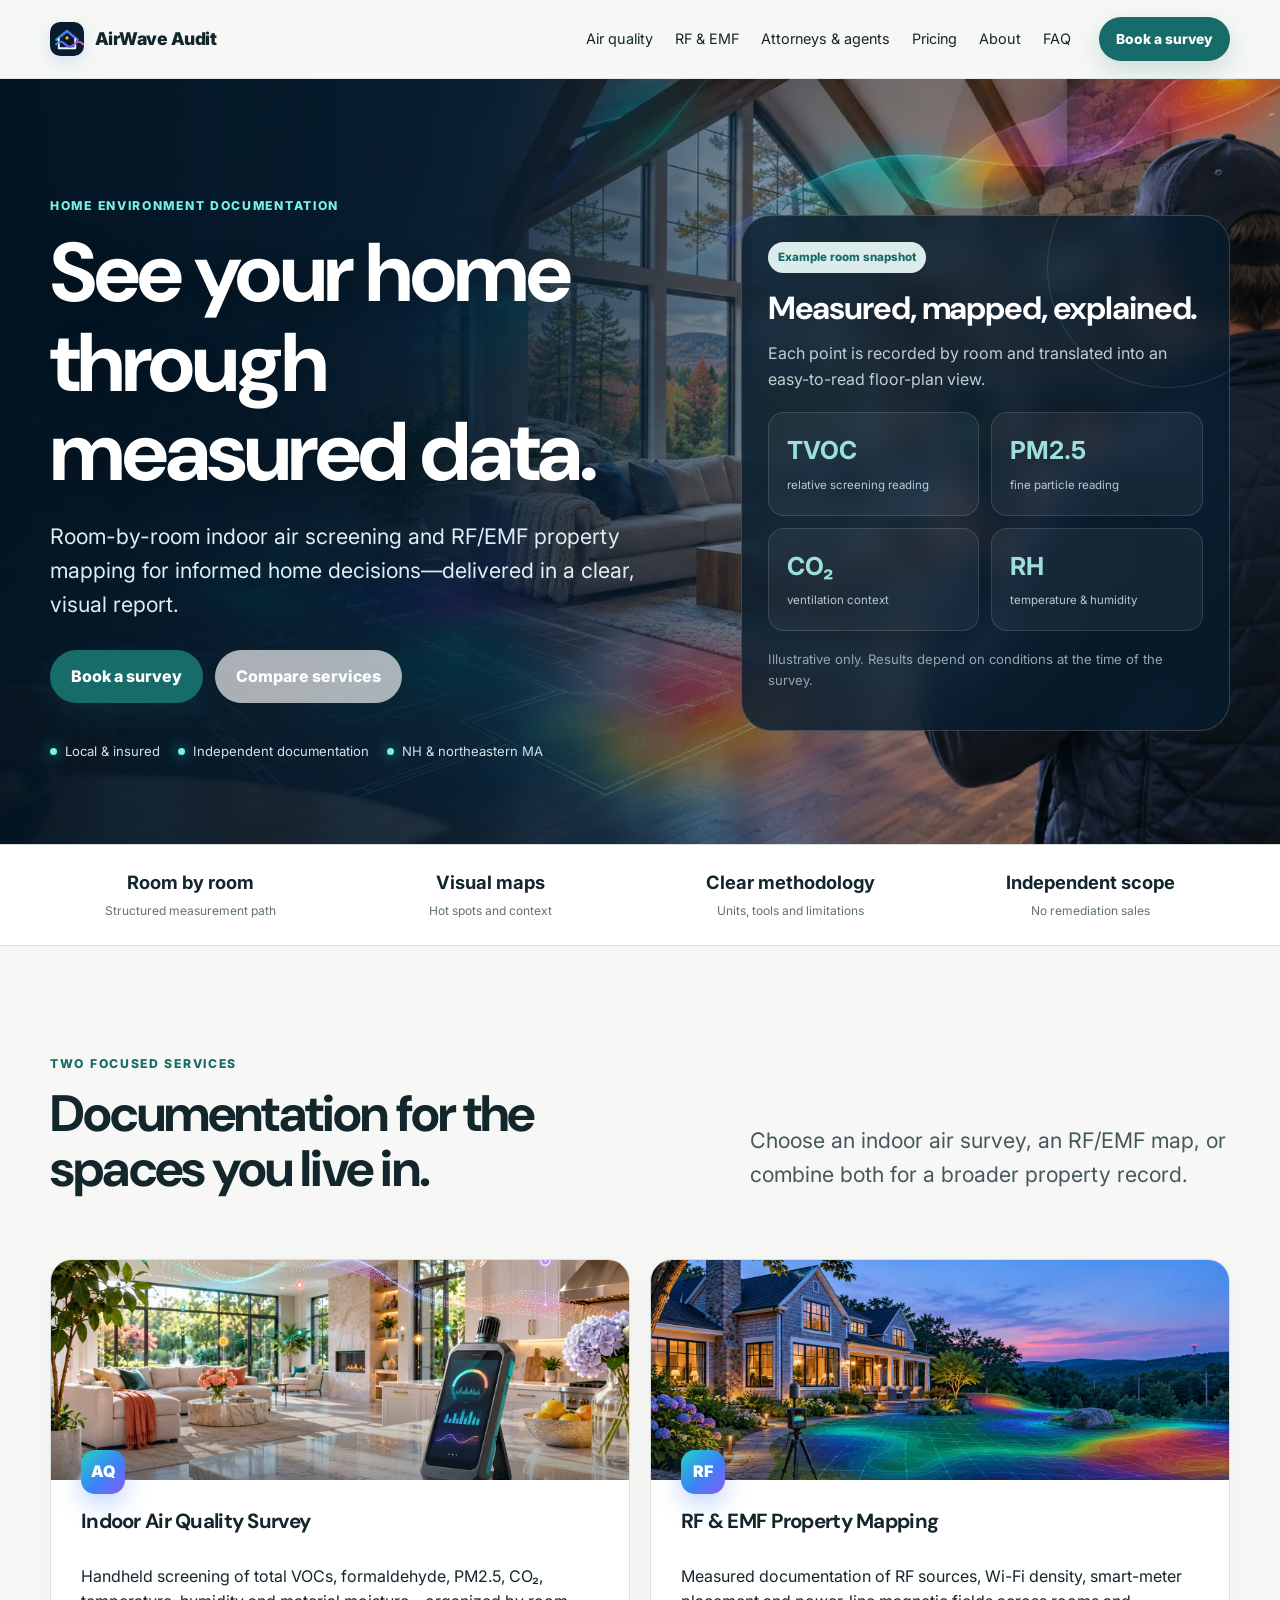
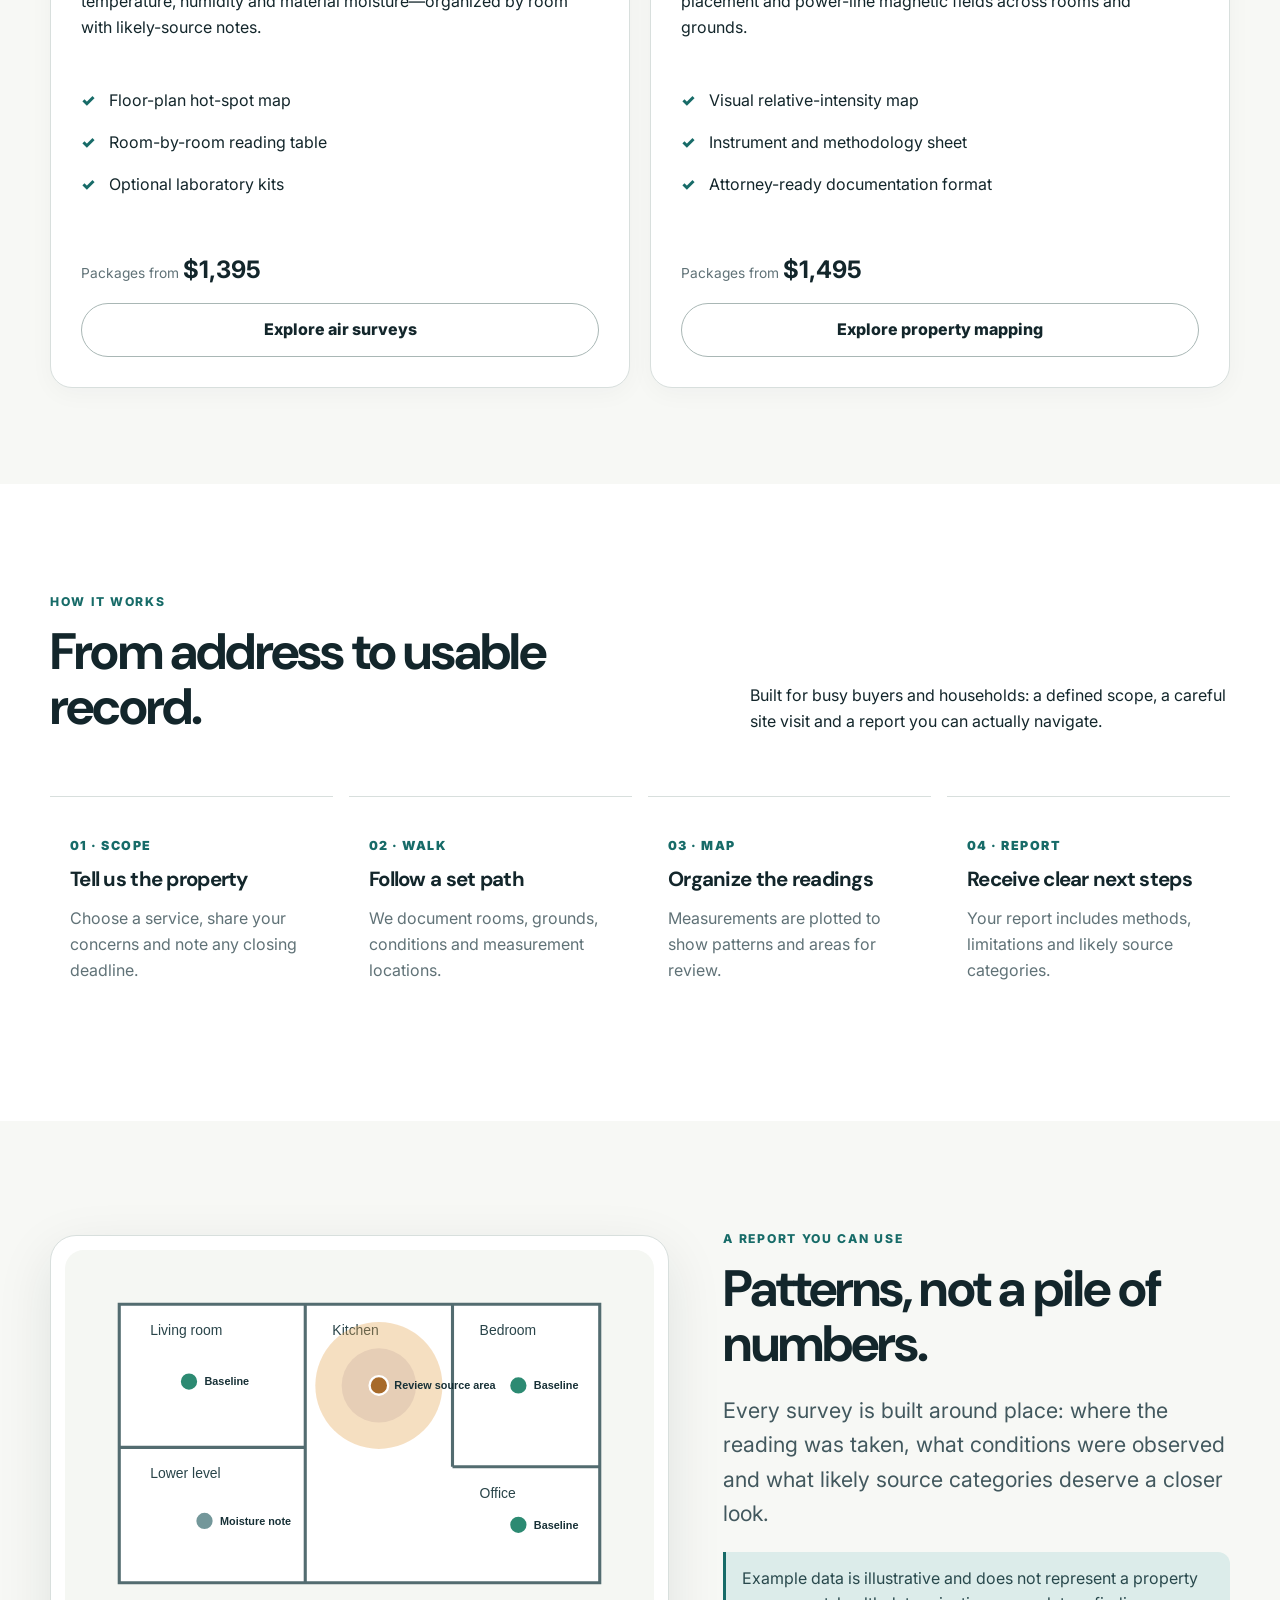
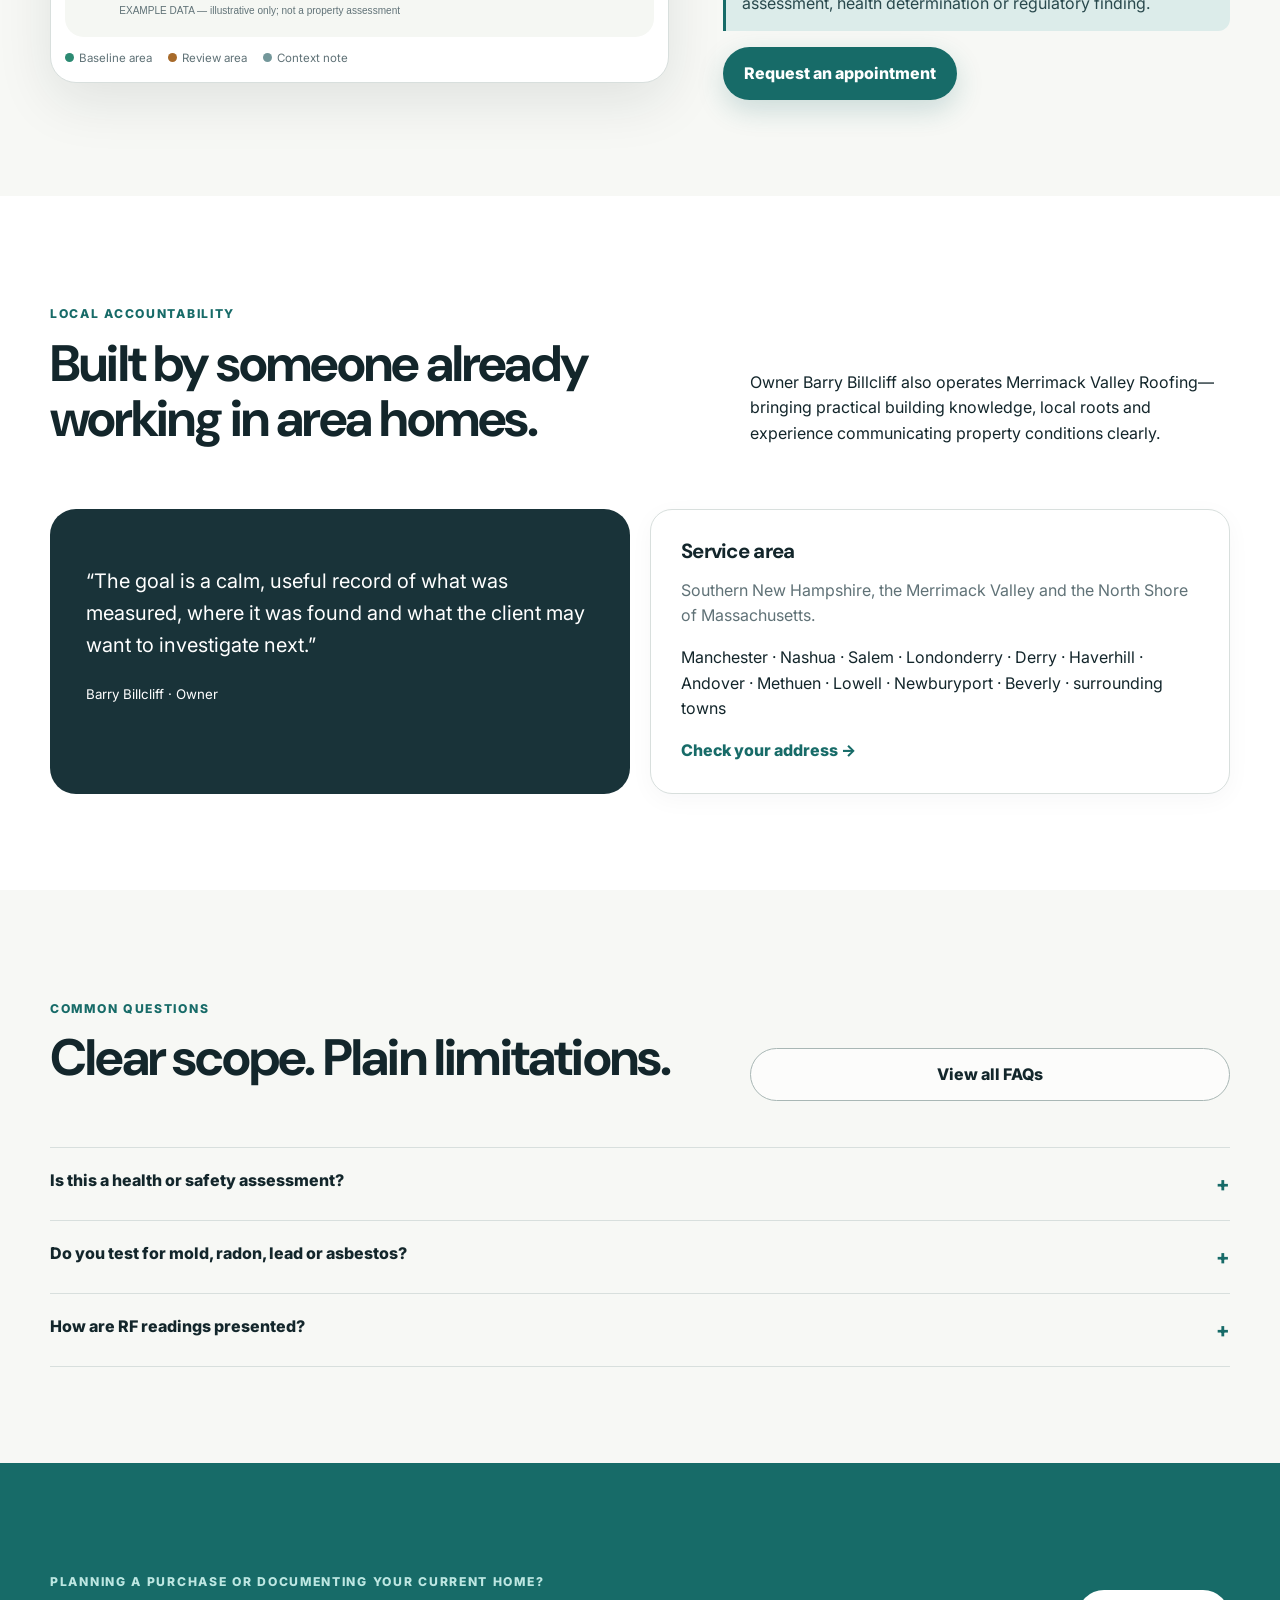
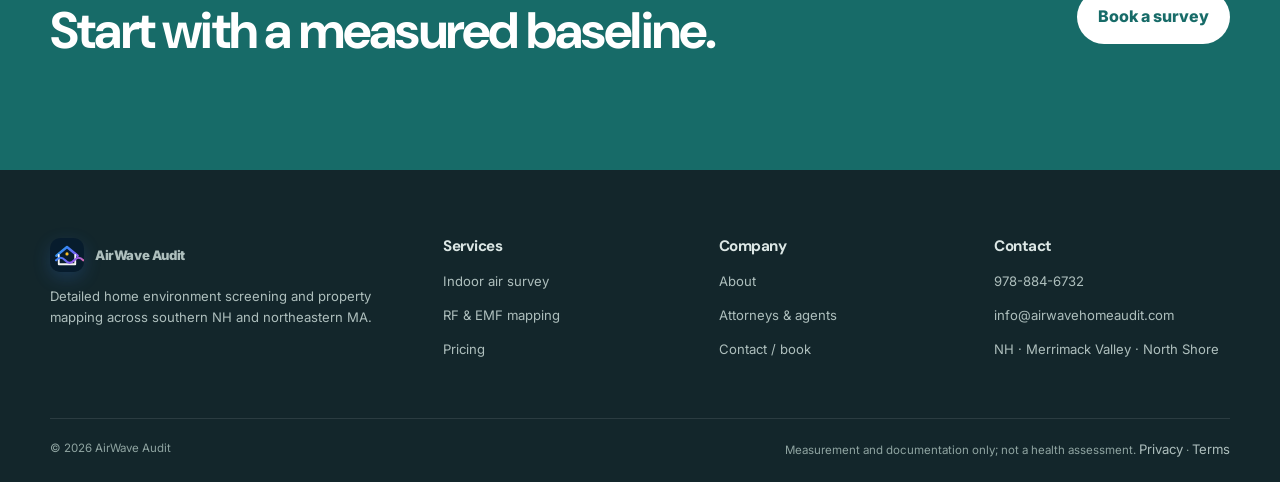
<file: index.html>
<!doctype html>
<html lang="en">
  <head>
    <meta charset="utf-8" />
    <meta name="viewport" content="width=device-width,initial-scale=1" />
    <link rel="icon" href="/assets/airwave-icon.svg" type="image/svg+xml" />
    <title>AirWave Audit | Home Air, RF & EMF Mapping in NH & MA</title>
    <meta
      name="description"
      content="Detailed indoor air screening and RF/EMF property mapping for home buyers, families, agents and attorneys across southern New Hampshire and northeastern Massachusetts."
    />
    <link rel="canonical" href="https://airwavehomeaudit.com/" />
    <link rel="preconnect" href="https://fonts.googleapis.com" />
    <link rel="preconnect" href="https://fonts.gstatic.com" crossorigin />
    <link
      href="https://fonts.googleapis.com/css2?family=DM+Sans:wght@500;600;700&family=Inter:wght@400;600;700;800&display=swap"
      rel="stylesheet"
    />
    <link rel="stylesheet" href="/assets/styles.css" />
    <script type="application/ld+json">
      {
        "@context": "https://schema.org",
        "@type": "LocalBusiness",
        "name": "AirWave Audit",
        "url": "https://airwavehomeaudit.com",
        "telephone": "+19788846732",
        "email": "info@airwavehomeaudit.com",
        "areaServed": [
          "Southern New Hampshire",
          "Merrimack Valley Massachusetts",
          "North Shore Massachusetts"
        ],
        "founder": { "@type": "Person", "name": "Barry Billcliff" },
        "description": "Home environment screening and RF/EMF property mapping services."
      }
    </script>
  </head>
  <body>
    <a class="skip" href="#main">Skip to content</a>
    <header class="site-header">
      <div class="container nav">
        <a class="brand" href="/"
          ><span class="brand-mark">A</span>AirWave Audit</a
        >
        <nav class="navlinks" aria-label="Primary">
          <a href="/air-quality/">Air quality</a
          ><a href="/rf-emf/">RF &amp; EMF</a
          ><a href="/attorneys-agents/">Attorneys &amp; agents</a
          ><a href="/pricing/">Pricing</a><a href="/about/">About</a
          ><a href="/faq/">FAQ</a>
        </nav>
        <button class="menu" aria-label="Open menu" aria-expanded="false">
          ☰</button
        ><a class="btn btn-primary btn-small" href="/book/">Book a survey</a>
      </div>
    </header>
    <main id="main">
      <section class="hero">
        <div class="container hero-grid">
          <div>
            <p class="eyebrow">Home environment documentation</p>
            <h1>See your home through measured data.</h1>
            <p class="lead">
              Room-by-room indoor air screening and RF/EMF property mapping for
              informed home decisions—delivered in a clear, visual report.
            </p>
            <div class="actions">
              <a class="btn btn-primary" href="/book/">Book a survey</a
              ><a class="btn btn-secondary" href="#services"
                >Compare services</a
              >
            </div>
            <div class="hero-proof">
              <span><i></i>Local &amp; insured</span
              ><span><i></i>Independent documentation</span
              ><span><i></i>NH &amp; northeastern MA</span>
            </div>
          </div>
          <div class="instrument-card" aria-label="Example survey readings">
            <span class="tag">Example room snapshot</span>
            <h2 style="font-size: 2rem; margin-top: 18px">
              Measured, mapped, explained.
            </h2>
            <p style="color: #bfd0d1">
              Each point is recorded by room and translated into an easy-to-read
              floor-plan view.
            </p>
            <div class="meter-row">
              <div class="meter">
                <strong>TVOC</strong><span>relative screening reading</span>
              </div>
              <div class="meter">
                <strong>PM2.5</strong><span>fine particle reading</span>
              </div>
              <div class="meter">
                <strong>CO₂</strong><span>ventilation context</span>
              </div>
              <div class="meter">
                <strong>RH</strong><span>temperature &amp; humidity</span>
              </div>
            </div>
            <p class="small" style="color: #91aaad; margin-top: 18px">
              Illustrative only. Results depend on conditions at the time of the
              survey.
            </p>
          </div>
        </div>
      </section>
      <div class="strip">
        <div class="container strip-inner">
          <div>
            <strong>Room by room</strong
            ><span>Structured measurement path</span>
          </div>
          <div>
            <strong>Visual maps</strong><span>Hot spots and context</span>
          </div>
          <div>
            <strong>Clear methodology</strong
            ><span>Units, tools and limitations</span>
          </div>
          <div>
            <strong>Independent scope</strong><span>No remediation sales</span>
          </div>
        </div>
      </div>
      <section id="services">
        <div class="container">
          <div class="section-head reveal">
            <div>
              <p class="eyebrow">Two focused services</p>
              <h2>Documentation for the spaces you live in.</h2>
            </div>
            <p class="lead">
              Choose an indoor air survey, an RF/EMF map, or combine both for a
              broader property record.
            </p>
          </div>
          <div class="cards">
            <article class="card card-lift service-card reveal">
              <div class="icon">AQ</div>
              <h3>Indoor Air Quality Survey</h3>
              <p>
                Handheld screening of total VOCs, formaldehyde, PM2.5, CO₂,
                temperature, humidity and material moisture—organized by room
                with likely-source notes.
              </p>
              <ul class="checks">
                <li>Floor-plan hot-spot map</li>
                <li>Room-by-room reading table</li>
                <li>Optional laboratory kits</li>
              </ul>
              <p class="price">Packages from <strong>$1,395</strong></p>
              <a class="btn btn-secondary" href="/air-quality/"
                >Explore air surveys</a
              >
            </article>
            <article class="card card-lift service-card reveal">
              <div class="icon">RF</div>
              <h3>RF &amp; EMF Property Mapping</h3>
              <p>
                Measured documentation of RF sources, Wi-Fi density, smart-meter
                placement and power-line magnetic fields across rooms and
                grounds.
              </p>
              <ul class="checks">
                <li>Visual relative-intensity map</li>
                <li>Instrument and methodology sheet</li>
                <li>Attorney-ready documentation format</li>
              </ul>
              <p class="price">Packages from <strong>$1,495</strong></p>
              <a class="btn btn-secondary" href="/rf-emf/"
                >Explore property mapping</a
              >
            </article>
          </div>
        </div>
      </section>
      <section style="background: #fff">
        <div class="container">
          <div class="section-head">
            <div>
              <p class="eyebrow">How it works</p>
              <h2>From address to usable record.</h2>
            </div>
            <p>
              Built for busy buyers and households: a defined scope, a careful
              site visit and a report you can actually navigate.
            </p>
          </div>
          <div class="steps">
            <div class="step reveal">
              <p class="step-num">01 · SCOPE</p>
              <h3>Tell us the property</h3>
              <p class="muted">
                Choose a service, share your concerns and note any closing
                deadline.
              </p>
            </div>
            <div class="step reveal">
              <p class="step-num">02 · WALK</p>
              <h3>Follow a set path</h3>
              <p class="muted">
                We document rooms, grounds, conditions and measurement
                locations.
              </p>
            </div>
            <div class="step reveal">
              <p class="step-num">03 · MAP</p>
              <h3>Organize the readings</h3>
              <p class="muted">
                Measurements are plotted to show patterns and areas for review.
              </p>
            </div>
            <div class="step reveal">
              <p class="step-num">04 · REPORT</p>
              <h3>Receive clear next steps</h3>
              <p class="muted">
                Your report includes methods, limitations and likely source
                categories.
              </p>
            </div>
          </div>
        </div>
      </section>
      <section>
        <div class="container map-grid">
          <div class="map-frame reveal">
            <img
              src="/assets/floor-map.svg"
              alt="Illustrative sample indoor air floor-plan map"
            />
            <div class="map-legend">
              <span><i style="background: #2c8a72"></i>Baseline area</span
              ><span><i style="background: #a76a2a"></i>Review area</span
              ><span><i style="background: #73979a"></i>Context note</span>
            </div>
          </div>
          <div>
            <p class="eyebrow">A report you can use</p>
            <h2>Patterns, not a pile of numbers.</h2>
            <p class="lead">
              Every survey is built around place: where the reading was taken,
              what conditions were observed and what likely source categories
              deserve a closer look.
            </p>
            <p class="notice">
              Example data is illustrative and does not represent a property
              assessment, health determination or regulatory finding.
            </p>
            <a class="btn btn-primary" href="/book/">Request an appointment</a>
          </div>
        </div>
      </section>
      <section style="background: #fff">
        <div class="container">
          <div class="section-head">
            <div>
              <p class="eyebrow">Local accountability</p>
              <h2>Built by someone already working in area homes.</h2>
            </div>
            <p>
              Owner Barry Billcliff also operates Merrimack Valley
              Roofing—bringing practical building knowledge, local roots and
              experience communicating property conditions clearly.
            </p>
          </div>
          <div class="cards">
            <div class="quote">
              <p>
                “The goal is a calm, useful record of what was measured, where
                it was found and what the client may want to investigate next.”
              </p>
              <small>Barry Billcliff · Owner</small>
            </div>
            <div class="card">
              <h3>Service area</h3>
              <p class="muted">
                Southern New Hampshire, the Merrimack Valley and the North Shore
                of Massachusetts.
              </p>
              <p>
                Manchester · Nashua · Salem · Londonderry · Derry · Haverhill ·
                Andover · Methuen · Lowell · Newburyport · Beverly · surrounding
                towns
              </p>
              <a href="/book/" style="color: var(--teal); font-weight: 800"
                >Check your address →</a
              >
            </div>
          </div>
        </div>
      </section>
      <section>
        <div class="container">
          <div class="section-head">
            <div>
              <p class="eyebrow">Common questions</p>
              <h2>Clear scope. Plain limitations.</h2>
            </div>
            <a class="btn btn-secondary" href="/faq/">View all FAQs</a>
          </div>
          <div class="faq">
            <details>
              <summary>Is this a health or safety assessment?</summary>
              <p>
                No. AirWave Audit provides measurement, screening and
                documentation. It does not diagnose health conditions or label a
                property safe or unsafe.
              </p>
            </details>
            <details>
              <summary>Do you test for mold, radon, lead or asbestos?</summary>
              <p>
                Those are specialist scopes. We may document relevant
                observations or moisture readings and refer clients to properly
                qualified providers for those services.
              </p>
            </details>
            <details>
              <summary>How are RF readings presented?</summary>
              <p>
                Readings are mapped by location with the instrument, units and
                survey method identified. FCC limits may be included for
                reference; the service is not a health assessment.
              </p>
            </details>
          </div>
        </div>
      </section>
      <section class="cta">
        <div class="container">
          <div>
            <p class="eyebrow" style="color: #bde7e2">
              Planning a purchase or documenting your current home?
            </p>
            <h2>Start with a measured baseline.</h2>
          </div>
          <a
            class="btn"
            style="background: #fff; color: var(--teal)"
            href="/book/"
            >Book a survey</a
          >
        </div>
      </section>
    </main>
    <footer class="footer">
      <div class="container">
        <div class="footer-grid">
          <div>
            <a class="brand" href="/"
              ><span
                class="brand-mark"
                style="border-color: #8cd0c8; color: #8cd0c8"
                >A</span
              >AirWave Audit</a
            >
            <p>
              Detailed home environment screening and property mapping across
              southern NH and northeastern MA.
            </p>
          </div>
          <div>
            <h3>Services</h3>
            <p><a href="/air-quality/">Indoor air survey</a></p>
            <p><a href="/rf-emf/">RF &amp; EMF mapping</a></p>
            <p><a href="/pricing/">Pricing</a></p>
          </div>
          <div>
            <h3>Company</h3>
            <p><a href="/about/">About</a></p>
            <p><a href="/attorneys-agents/">Attorneys &amp; agents</a></p>
            <p><a href="/book/">Contact / book</a></p>
          </div>
          <div>
            <h3>Contact</h3>
            <p><a href="tel:+19788846732">978-884-6732</a></p>
            <p><a href="mailto:info@airwavehomeaudit.com">info@airwavehomeaudit.com</a></p>
            <p>NH · Merrimack Valley · North Shore</p>
          </div>
        </div>
        <div class="footer-bottom">
          <span>© <span data-year></span> AirWave Audit</span
          ><span
            >Measurement and documentation only; not a health assessment.
            <a href="/privacy/">Privacy</a> · <a href="/terms/">Terms</a></span
          >
        </div>
      </div>
    </footer>
    <script src="/assets/site.js" defer></script>
  </body>
</html>
</file>
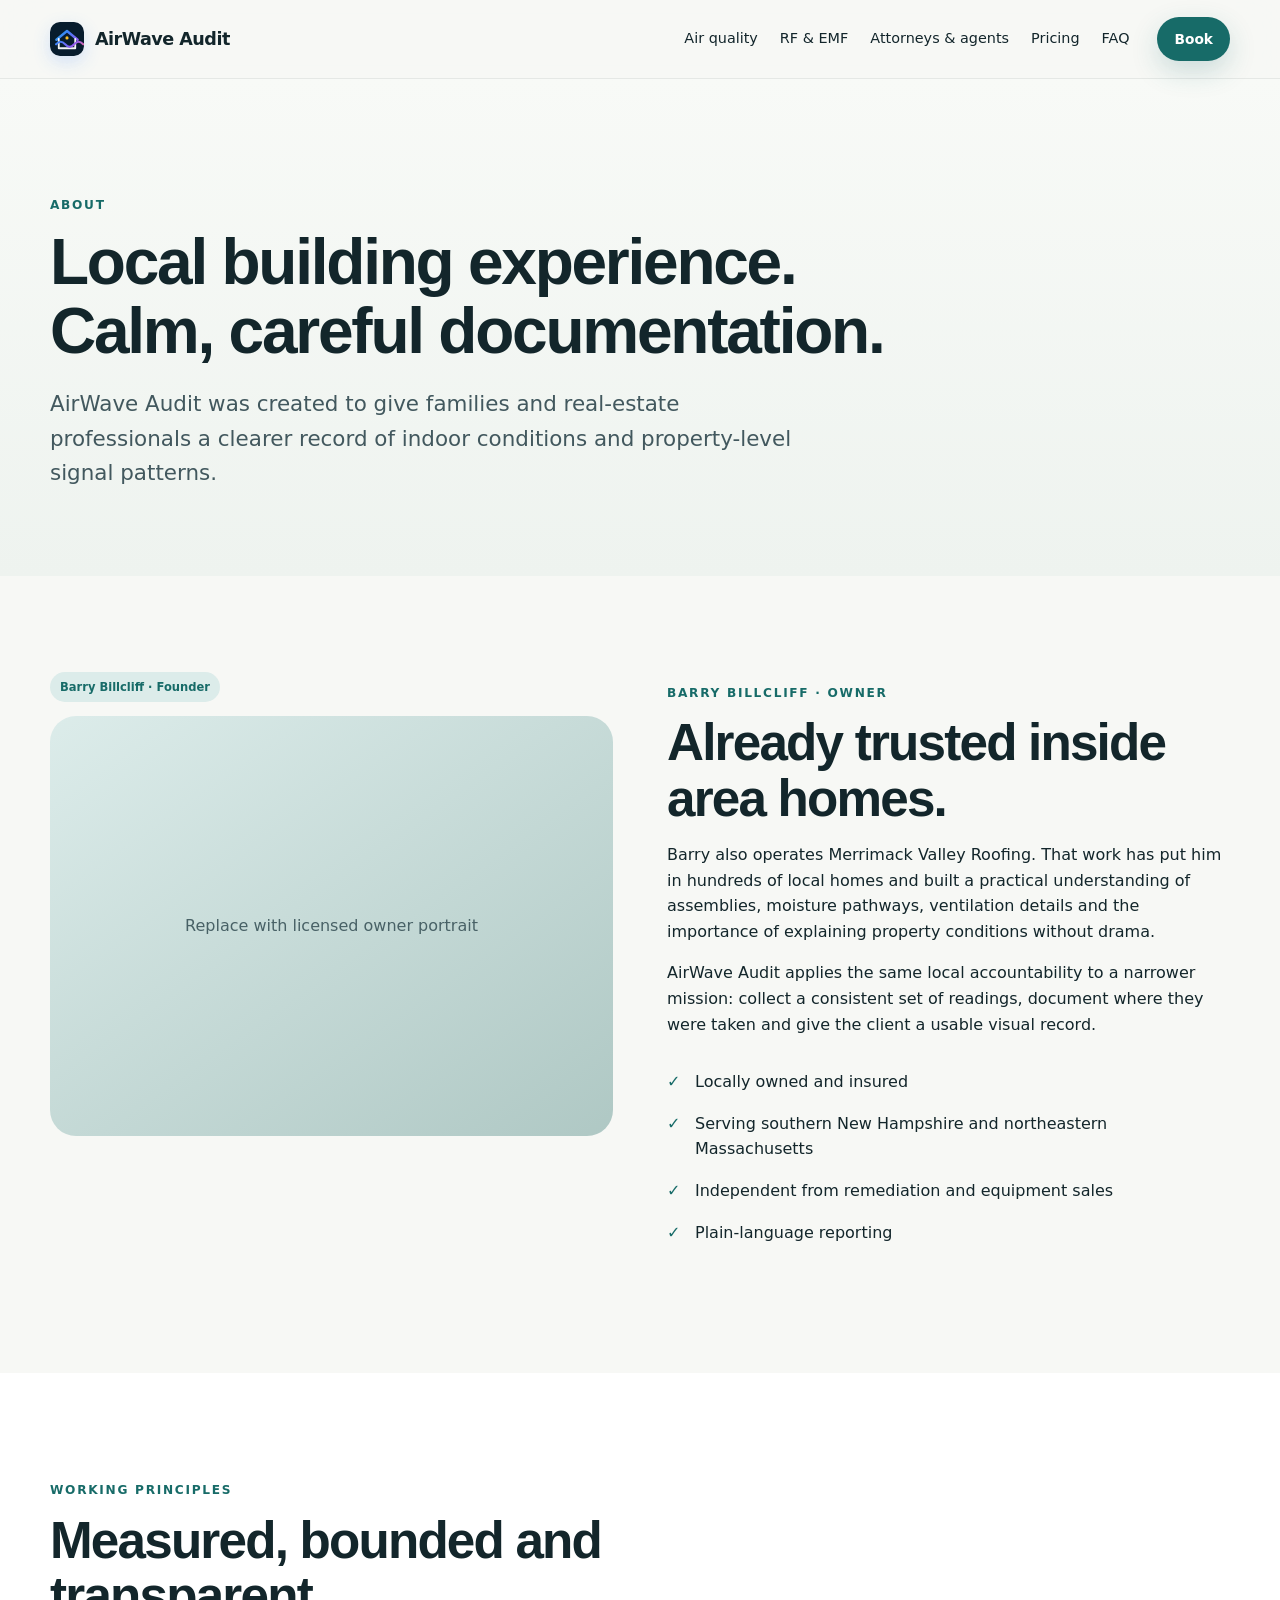
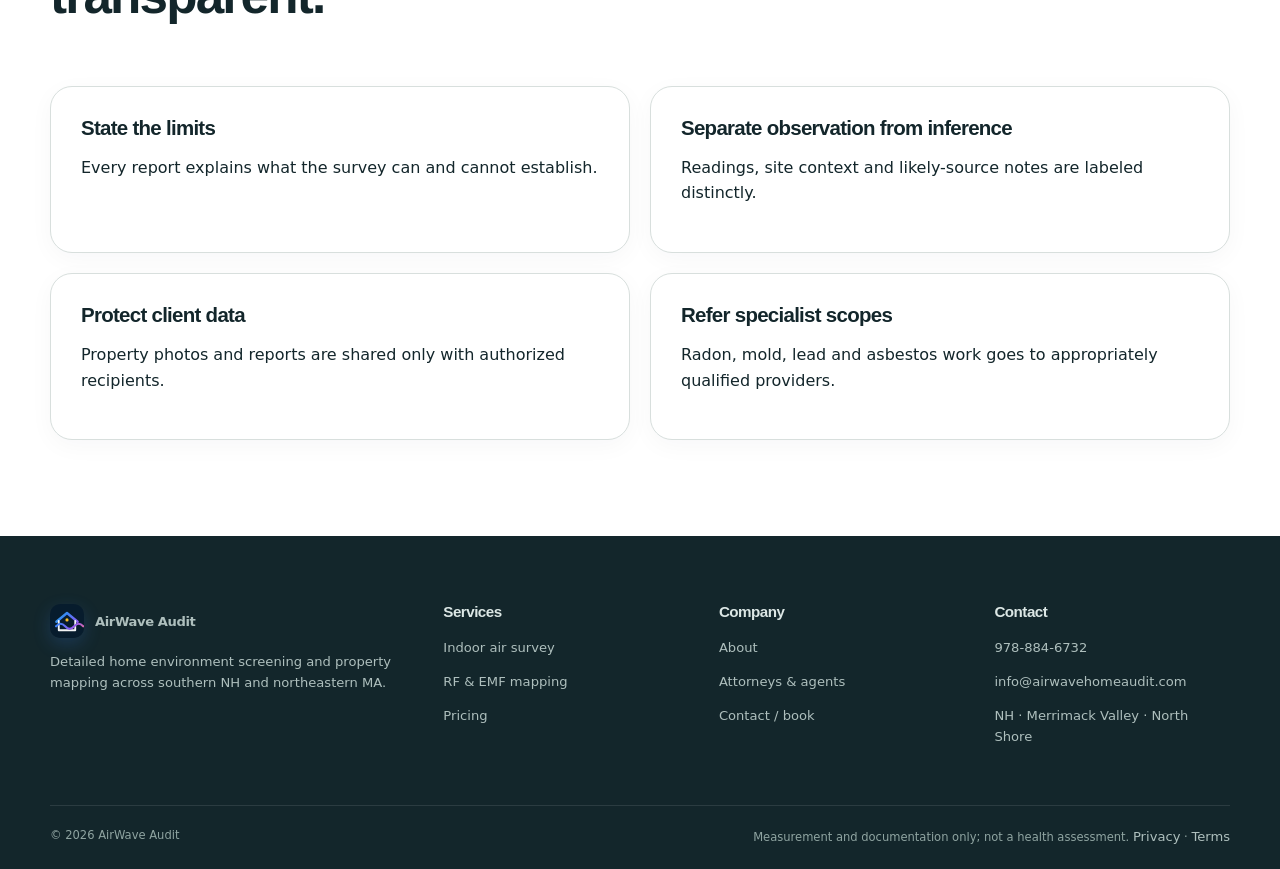
<file: about/index.html>
<!doctype html>
<html lang="en">
  <head>
    <meta charset="utf-8" />
    <meta name="viewport" content="width=device-width,initial-scale=1" />
    <link rel="icon" href="/assets/airwave-icon.svg" type="image/svg+xml" />
    <title>About AirWave Audit | Local NH & MA Home Surveys</title>
    <meta
      name="description"
      content="Meet Barry Billcliff and learn about AirWave Audit's practical, local approach to home environment documentation."
    />
    <link rel="stylesheet" href="/assets/styles.css" />
  </head>
  <body>
    <header class="site-header">
      <div class="container nav">
        <a class="brand" href="/"
          ><span class="brand-mark">A</span>AirWave Audit</a
        >
        <nav class="navlinks">
          <a href="/air-quality/">Air quality</a
          ><a href="/rf-emf/">RF &amp; EMF</a
          ><a href="/attorneys-agents/">Attorneys &amp; agents</a
          ><a href="/pricing/">Pricing</a><a href="/faq/">FAQ</a>
        </nav>
        <button class="menu">☰</button
        ><a class="btn btn-primary btn-small" href="/book/">Book</a>
      </div>
    </header>
    <main>
      <section class="page-hero">
        <div class="container">
          <p class="eyebrow">About</p>
          <h1>Local building experience. Calm, careful documentation.</h1>
          <p class="lead">
            AirWave Audit was created to give families and real-estate
            professionals a clearer record of indoor conditions and
            property-level signal patterns.
          </p>
        </div>
      </section>
      <section>
        <div class="container split">
          <div>
            <span class="tag">Barry Billcliff · Founder</span>
            <div
              style="
                height: 420px;
                border-radius: 26px;
                background: linear-gradient(145deg, #dcecea, #afc8c4);
                margin-top: 14px;
                display: grid;
                place-items: center;
                color: #486166;
              "
            >
              Replace with licensed owner portrait
            </div>
          </div>
          <div>
            <p class="eyebrow">Barry Billcliff · Owner</p>
            <h2>Already trusted inside area homes.</h2>
            <p>
              Barry also operates Merrimack Valley Roofing. That work has put
              him in hundreds of local homes and built a practical understanding
              of assemblies, moisture pathways, ventilation details and the
              importance of explaining property conditions without drama.
            </p>
            <p>
              AirWave Audit applies the same local accountability to a narrower
              mission: collect a consistent set of readings, document where they
              were taken and give the client a usable visual record.
            </p>
            <ul class="checks">
              <li>Locally owned and insured</li>
              <li>
                Serving southern New Hampshire and northeastern Massachusetts
              </li>
              <li>Independent from remediation and equipment sales</li>
              <li>Plain-language reporting</li>
            </ul>
          </div>
        </div>
      </section>
      <section style="background: #fff">
        <div class="container">
          <div class="section-head">
            <div>
              <p class="eyebrow">Working principles</p>
              <h2>Measured, bounded and transparent.</h2>
            </div>
          </div>
          <div class="cards">
            <div class="card">
              <h3>State the limits</h3>
              <p>
                Every report explains what the survey can and cannot establish.
              </p>
            </div>
            <div class="card">
              <h3>Separate observation from inference</h3>
              <p>
                Readings, site context and likely-source notes are labeled
                distinctly.
              </p>
            </div>
            <div class="card">
              <h3>Protect client data</h3>
              <p>
                Property photos and reports are shared only with authorized
                recipients.
              </p>
            </div>
            <div class="card">
              <h3>Refer specialist scopes</h3>
              <p>
                Radon, mold, lead and asbestos work goes to appropriately
                qualified providers.
              </p>
            </div>
          </div>
        </div>
      </section>
    </main>
    <script src="/assets/site.js" defer></script>
  </body>
</html>
</file>
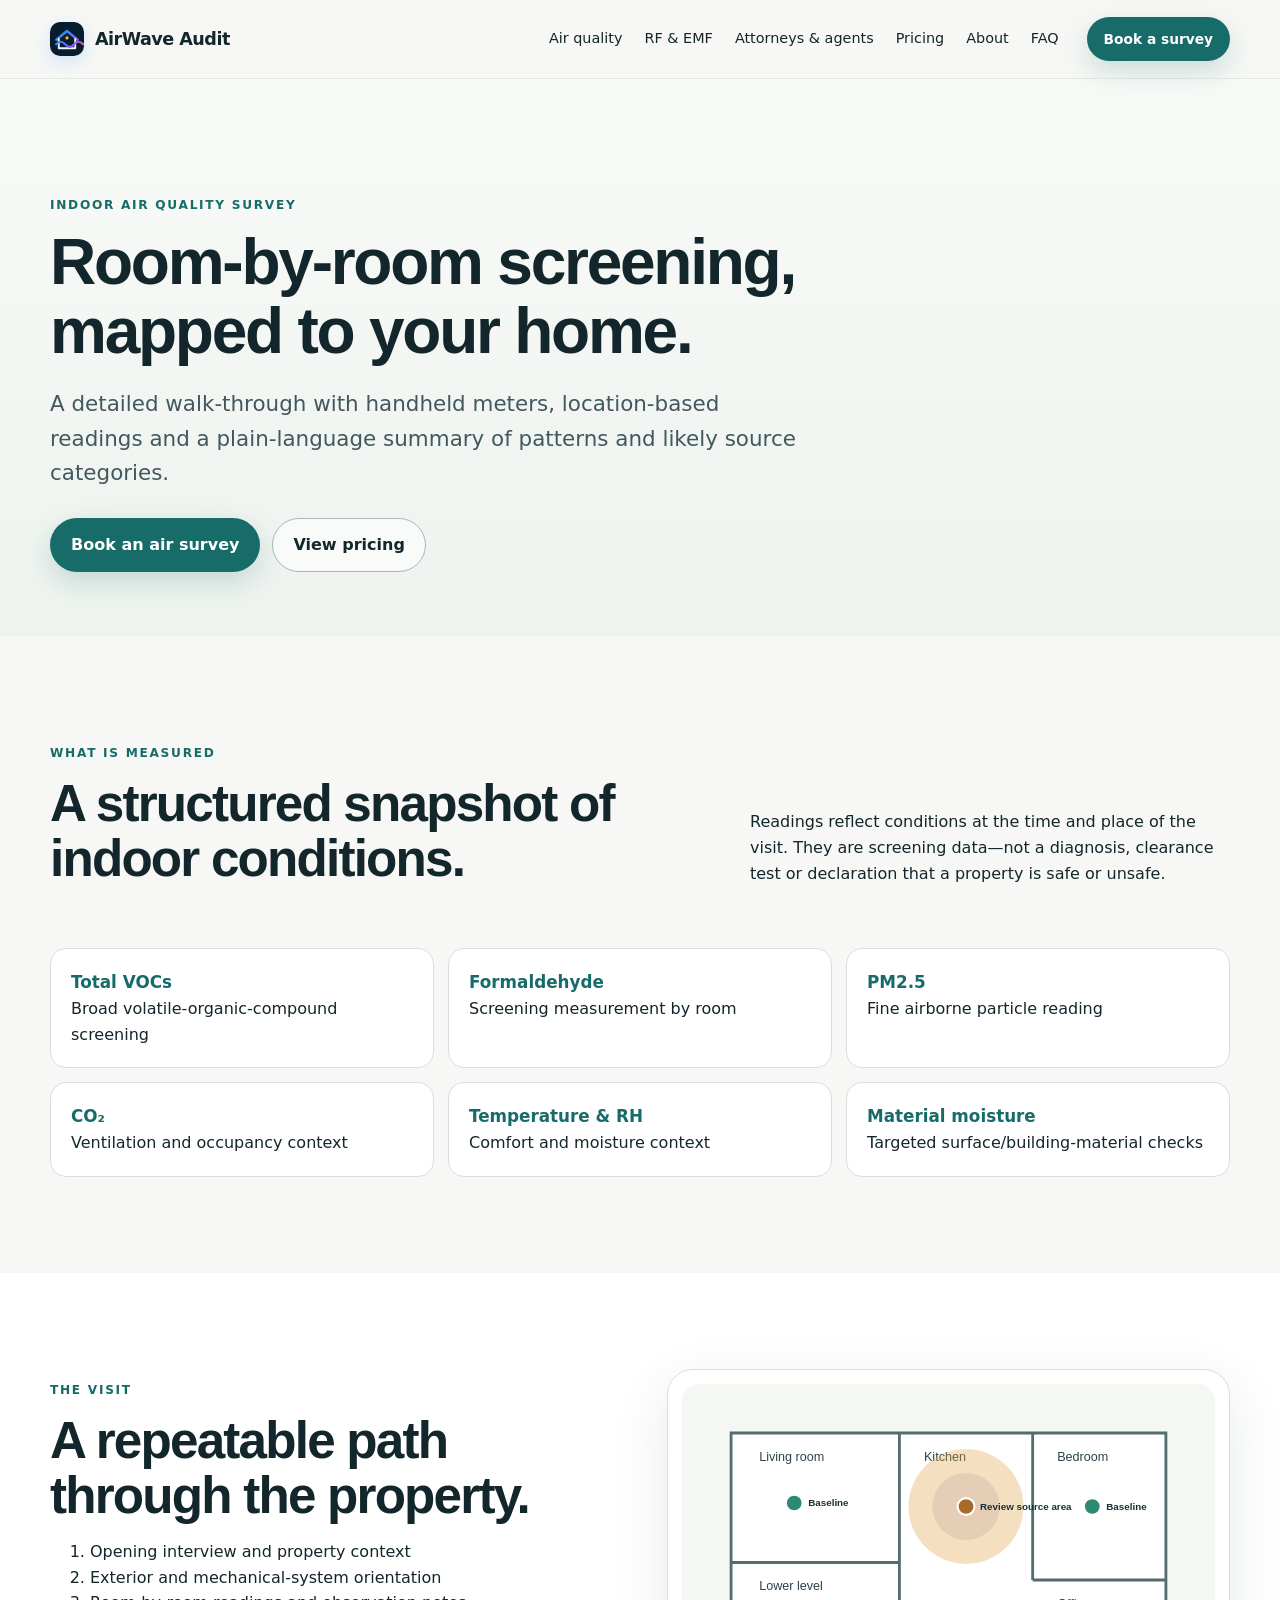
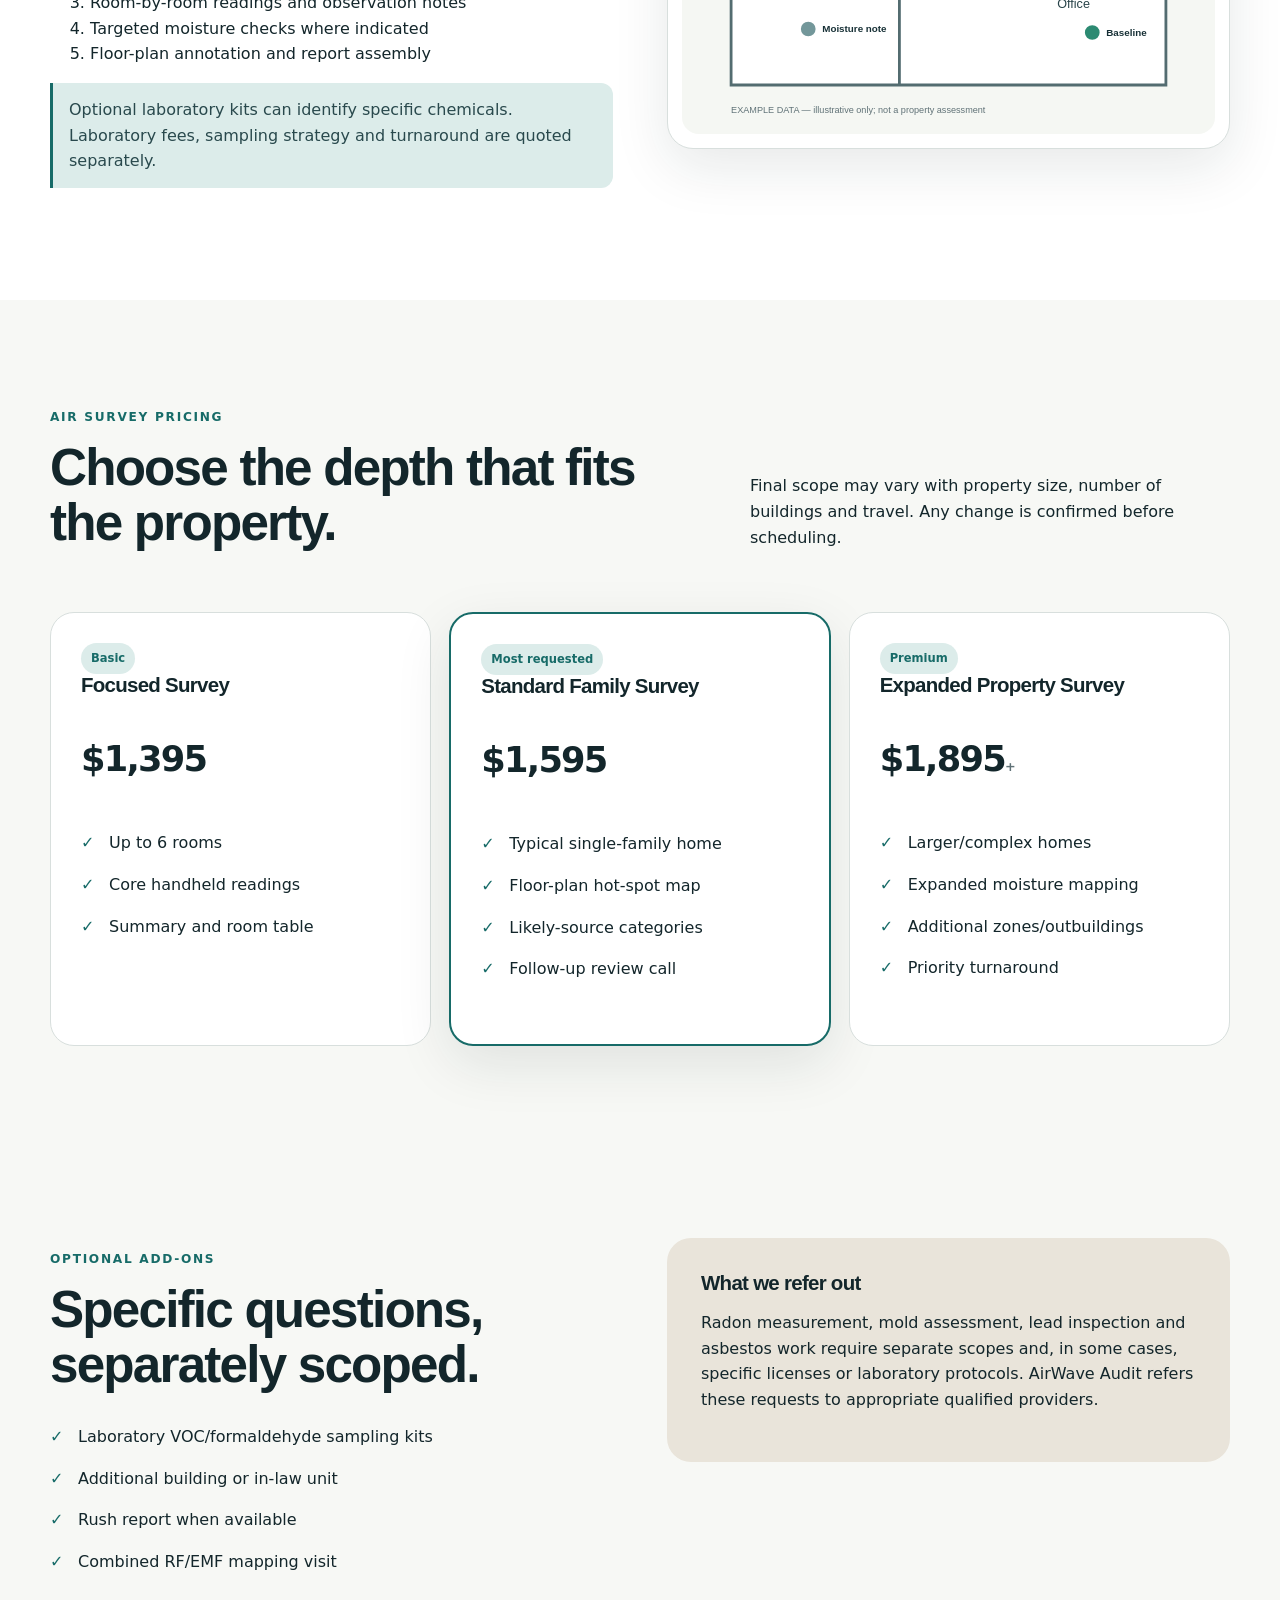
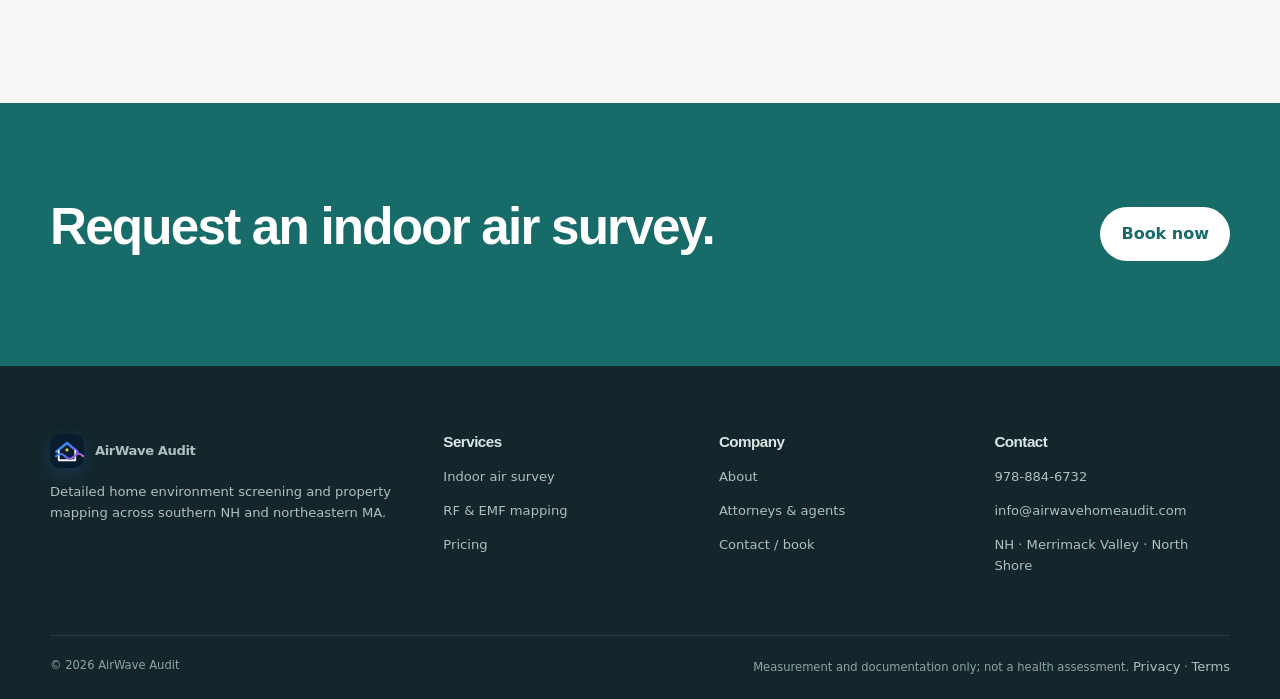
<file: air-quality/index.html>
<!doctype html>
<html lang="en">
  <head>
    <meta charset="utf-8" />
    <meta name="viewport" content="width=device-width,initial-scale=1" />
    <link rel="icon" href="/assets/airwave-icon.svg" type="image/svg+xml" />
    <title>Indoor Air Quality Survey | AirWave Audit</title>
    <meta
      name="description"
      content="Room-by-room indoor air screening with visual maps across southern NH, Merrimack Valley and the North Shore."
    />
    <link rel="stylesheet" href="/assets/styles.css" />
  </head>
  <body>
    <a class="skip" href="#main">Skip to content</a>
    <header class="site-header">
      <div class="container nav">
        <a class="brand" href="/"
          ><span class="brand-mark">A</span>AirWave Audit</a
        >
        <nav class="navlinks">
          <a href="/air-quality/">Air quality</a
          ><a href="/rf-emf/">RF &amp; EMF</a
          ><a href="/attorneys-agents/">Attorneys &amp; agents</a
          ><a href="/pricing/">Pricing</a><a href="/about/">About</a
          ><a href="/faq/">FAQ</a>
        </nav>
        <button class="menu" aria-label="Open menu">☰</button
        ><a class="btn btn-primary btn-small" href="/book/">Book a survey</a>
      </div>
    </header>
    <main id="main">
      <section class="page-hero">
        <div class="container">
          <p class="eyebrow">Indoor air quality survey</p>
          <h1>Room-by-room screening, mapped to your home.</h1>
          <p class="lead">
            A detailed walk-through with handheld meters, location-based
            readings and a plain-language summary of patterns and likely source
            categories.
          </p>
          <div class="actions">
            <a class="btn btn-primary" href="/book/">Book an air survey</a
            ><a class="btn btn-secondary" href="#pricing">View pricing</a>
          </div>
        </div>
      </section>
      <section>
        <div class="container">
          <div class="section-head">
            <div>
              <p class="eyebrow">What is measured</p>
              <h2>A structured snapshot of indoor conditions.</h2>
            </div>
            <p>
              Readings reflect conditions at the time and place of the visit.
              They are screening data—not a diagnosis, clearance test or
              declaration that a property is safe or unsafe.
            </p>
          </div>
          <div class="measure-grid">
            <div class="measure">
              <b>Total VOCs</b
              ><span>Broad volatile-organic-compound screening</span>
            </div>
            <div class="measure">
              <b>Formaldehyde</b><span>Screening measurement by room</span>
            </div>
            <div class="measure">
              <b>PM2.5</b><span>Fine airborne particle reading</span>
            </div>
            <div class="measure">
              <b>CO₂</b><span>Ventilation and occupancy context</span>
            </div>
            <div class="measure">
              <b>Temperature &amp; RH</b
              ><span>Comfort and moisture context</span>
            </div>
            <div class="measure">
              <b>Material moisture</b
              ><span>Targeted surface/building-material checks</span>
            </div>
          </div>
        </div>
      </section>
      <section style="background: #fff">
        <div class="container split">
          <div>
            <p class="eyebrow">The visit</p>
            <h2>A repeatable path through the property.</h2>
            <ol>
              <li>Opening interview and property context</li>
              <li>Exterior and mechanical-system orientation</li>
              <li>Room-by-room readings and observation notes</li>
              <li>Targeted moisture checks where indicated</li>
              <li>Floor-plan annotation and report assembly</li>
            </ol>
            <p class="notice">
              Optional laboratory kits can identify specific chemicals.
              Laboratory fees, sampling strategy and turnaround are quoted
              separately.
            </p>
          </div>
          <div class="map-frame">
            <img
              src="/assets/floor-map.svg"
              alt="Illustrative sample indoor air floor-plan map"
            />
          </div>
        </div>
      </section>
      <section id="pricing">
        <div class="container">
          <div class="section-head">
            <div>
              <p class="eyebrow">Air survey pricing</p>
              <h2>Choose the depth that fits the property.</h2>
            </div>
            <p>
              Final scope may vary with property size, number of buildings and
              travel. Any change is confirmed before scheduling.
            </p>
          </div>
          <div class="pricing">
            <div class="price-card">
              <span class="tag">Basic</span>
              <h3>Focused Survey</h3>
              <p class="amount">$1,395</p>
              <ul class="checks">
                <li>Up to 6 rooms</li>
                <li>Core handheld readings</li>
                <li>Summary and room table</li>
              </ul>
            </div>
            <div class="price-card featured">
              <span class="tag">Most requested</span>
              <h3>Standard Family Survey</h3>
              <p class="amount">$1,595</p>
              <ul class="checks">
                <li>Typical single-family home</li>
                <li>Floor-plan hot-spot map</li>
                <li>Likely-source categories</li>
                <li>Follow-up review call</li>
              </ul>
            </div>
            <div class="price-card">
              <span class="tag">Premium</span>
              <h3>Expanded Property Survey</h3>
              <p class="amount">$1,895<small>+</small></p>
              <ul class="checks">
                <li>Larger/complex homes</li>
                <li>Expanded moisture mapping</li>
                <li>Additional zones/outbuildings</li>
                <li>Priority turnaround</li>
              </ul>
            </div>
          </div>
        </div>
      </section>
      <section>
        <div class="container split">
          <div>
            <p class="eyebrow">Optional add-ons</p>
            <h2>Specific questions, separately scoped.</h2>
            <ul class="checks">
              <li>Laboratory VOC/formaldehyde sampling kits</li>
              <li>Additional building or in-law unit</li>
              <li>Rush report when available</li>
              <li>Combined RF/EMF mapping visit</li>
            </ul>
          </div>
          <div class="attorney">
            <h3>What we refer out</h3>
            <p>
              Radon measurement, mold assessment, lead inspection and asbestos
              work require separate scopes and, in some cases, specific licenses
              or laboratory protocols. AirWave Audit refers these requests to
              appropriate qualified providers.
            </p>
          </div>
        </div>
      </section>
      <section class="cta">
        <div class="container">
          <h2>Request an indoor air survey.</h2>
          <a
            class="btn"
            style="background: #fff; color: var(--teal)"
            href="/book/"
            >Book now</a
          >
        </div>
      </section>
    </main>
    <script src="/assets/site.js" defer></script>
  </body>
</html>
</file>
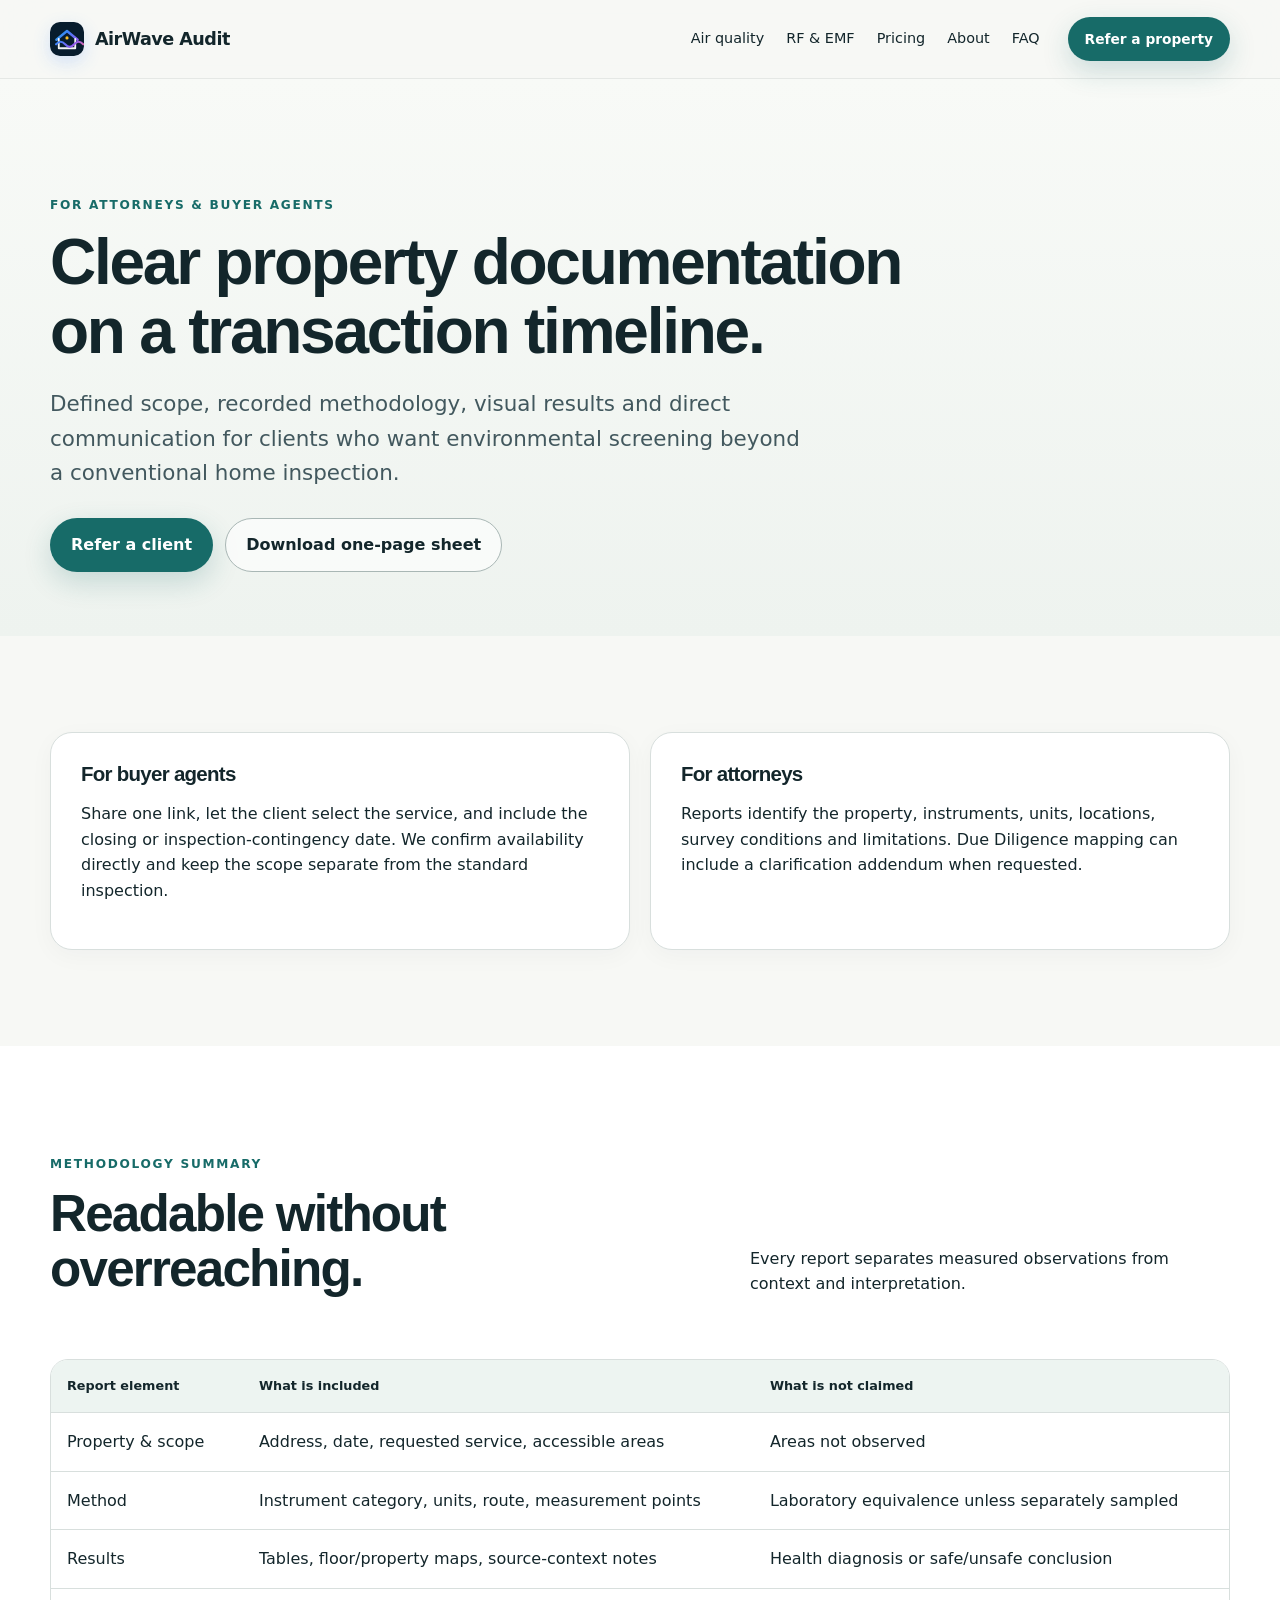
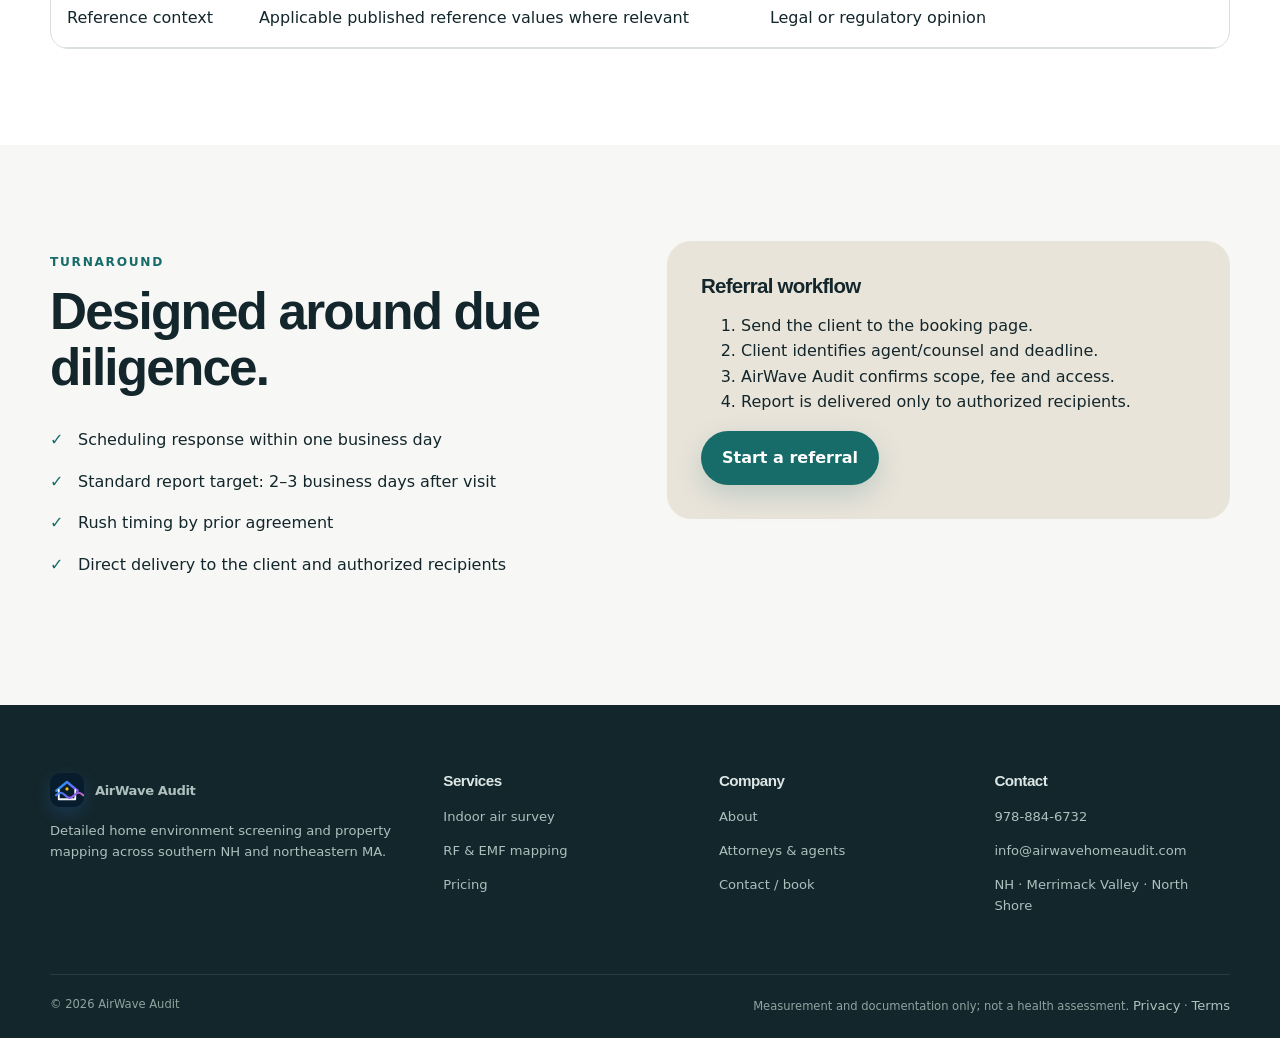
<file: attorneys-agents/index.html>
<!doctype html>
<html lang="en">
  <head>
    <meta charset="utf-8" />
    <meta name="viewport" content="width=device-width,initial-scale=1" />
    <link rel="icon" href="/assets/airwave-icon.svg" type="image/svg+xml" />
    <title>For Attorneys & Real Estate Agents | AirWave Audit</title>
    <meta
      name="description"
      content="Property measurement documentation, fast scheduling and referral support for attorneys and buyer agents in NH and MA."
    />
    <link rel="stylesheet" href="/assets/styles.css" />
  </head>
  <body>
    <header class="site-header">
      <div class="container nav">
        <a class="brand" href="/"
          ><span class="brand-mark">A</span>AirWave Audit</a
        >
        <nav class="navlinks">
          <a href="/air-quality/">Air quality</a
          ><a href="/rf-emf/">RF &amp; EMF</a><a href="/pricing/">Pricing</a
          ><a href="/about/">About</a><a href="/faq/">FAQ</a>
        </nav>
        <button class="menu">☰</button
        ><a class="btn btn-primary btn-small" href="/book/">Refer a property</a>
      </div>
    </header>
    <main>
      <section class="page-hero">
        <div class="container">
          <p class="eyebrow">For attorneys &amp; buyer agents</p>
          <h1>Clear property documentation on a transaction timeline.</h1>
          <p class="lead">
            Defined scope, recorded methodology, visual results and direct
            communication for clients who want environmental screening beyond a
            conventional home inspection.
          </p>
          <div class="actions">
            <a class="btn btn-primary" href="/book/">Refer a client</a
            ><a class="btn btn-secondary" href="/referral-sheet/"
              >Download one-page sheet</a
            >
          </div>
        </div>
      </section>
      <section>
        <div class="container">
          <div class="cards">
            <div class="card">
              <h3>For buyer agents</h3>
              <p>
                Share one link, let the client select the service, and include
                the closing or inspection-contingency date. We confirm
                availability directly and keep the scope separate from the
                standard inspection.
              </p>
            </div>
            <div class="card">
              <h3>For attorneys</h3>
              <p>
                Reports identify the property, instruments, units, locations,
                survey conditions and limitations. Due Diligence mapping can
                include a clarification addendum when requested.
              </p>
            </div>
          </div>
        </div>
      </section>
      <section style="background: #fff">
        <div class="container">
          <div class="section-head">
            <div>
              <p class="eyebrow">Methodology summary</p>
              <h2>Readable without overreaching.</h2>
            </div>
            <p>
              Every report separates measured observations from context and
              interpretation.
            </p>
          </div>
          <div class="table-wrap">
            <table>
              <thead>
                <tr>
                  <th>Report element</th>
                  <th>What is included</th>
                  <th>What is not claimed</th>
                </tr>
              </thead>
              <tbody>
                <tr>
                  <td>Property &amp; scope</td>
                  <td>Address, date, requested service, accessible areas</td>
                  <td>Areas not observed</td>
                </tr>
                <tr>
                  <td>Method</td>
                  <td>Instrument category, units, route, measurement points</td>
                  <td>Laboratory equivalence unless separately sampled</td>
                </tr>
                <tr>
                  <td>Results</td>
                  <td>Tables, floor/property maps, source-context notes</td>
                  <td>Health diagnosis or safe/unsafe conclusion</td>
                </tr>
                <tr>
                  <td>Reference context</td>
                  <td>Applicable published reference values where relevant</td>
                  <td>Legal or regulatory opinion</td>
                </tr>
              </tbody>
            </table>
          </div>
        </div>
      </section>
      <section>
        <div class="container split">
          <div>
            <p class="eyebrow">Turnaround</p>
            <h2>Designed around due diligence.</h2>
            <ul class="checks">
              <li>Scheduling response within one business day</li>
              <li>Standard report target: 2–3 business days after visit</li>
              <li>Rush timing by prior agreement</li>
              <li>Direct delivery to the client and authorized recipients</li>
            </ul>
          </div>
          <div class="attorney">
            <h3>Referral workflow</h3>
            <ol>
              <li>Send the client to the booking page.</li>
              <li>Client identifies agent/counsel and deadline.</li>
              <li>AirWave Audit confirms scope, fee and access.</li>
              <li>Report is delivered only to authorized recipients.</li>
            </ol>
            <a class="btn btn-primary" href="/book/">Start a referral</a>
          </div>
        </div>
      </section>
    </main>
    <script src="/assets/site.js" defer></script>
  </body>
</html>
</file>
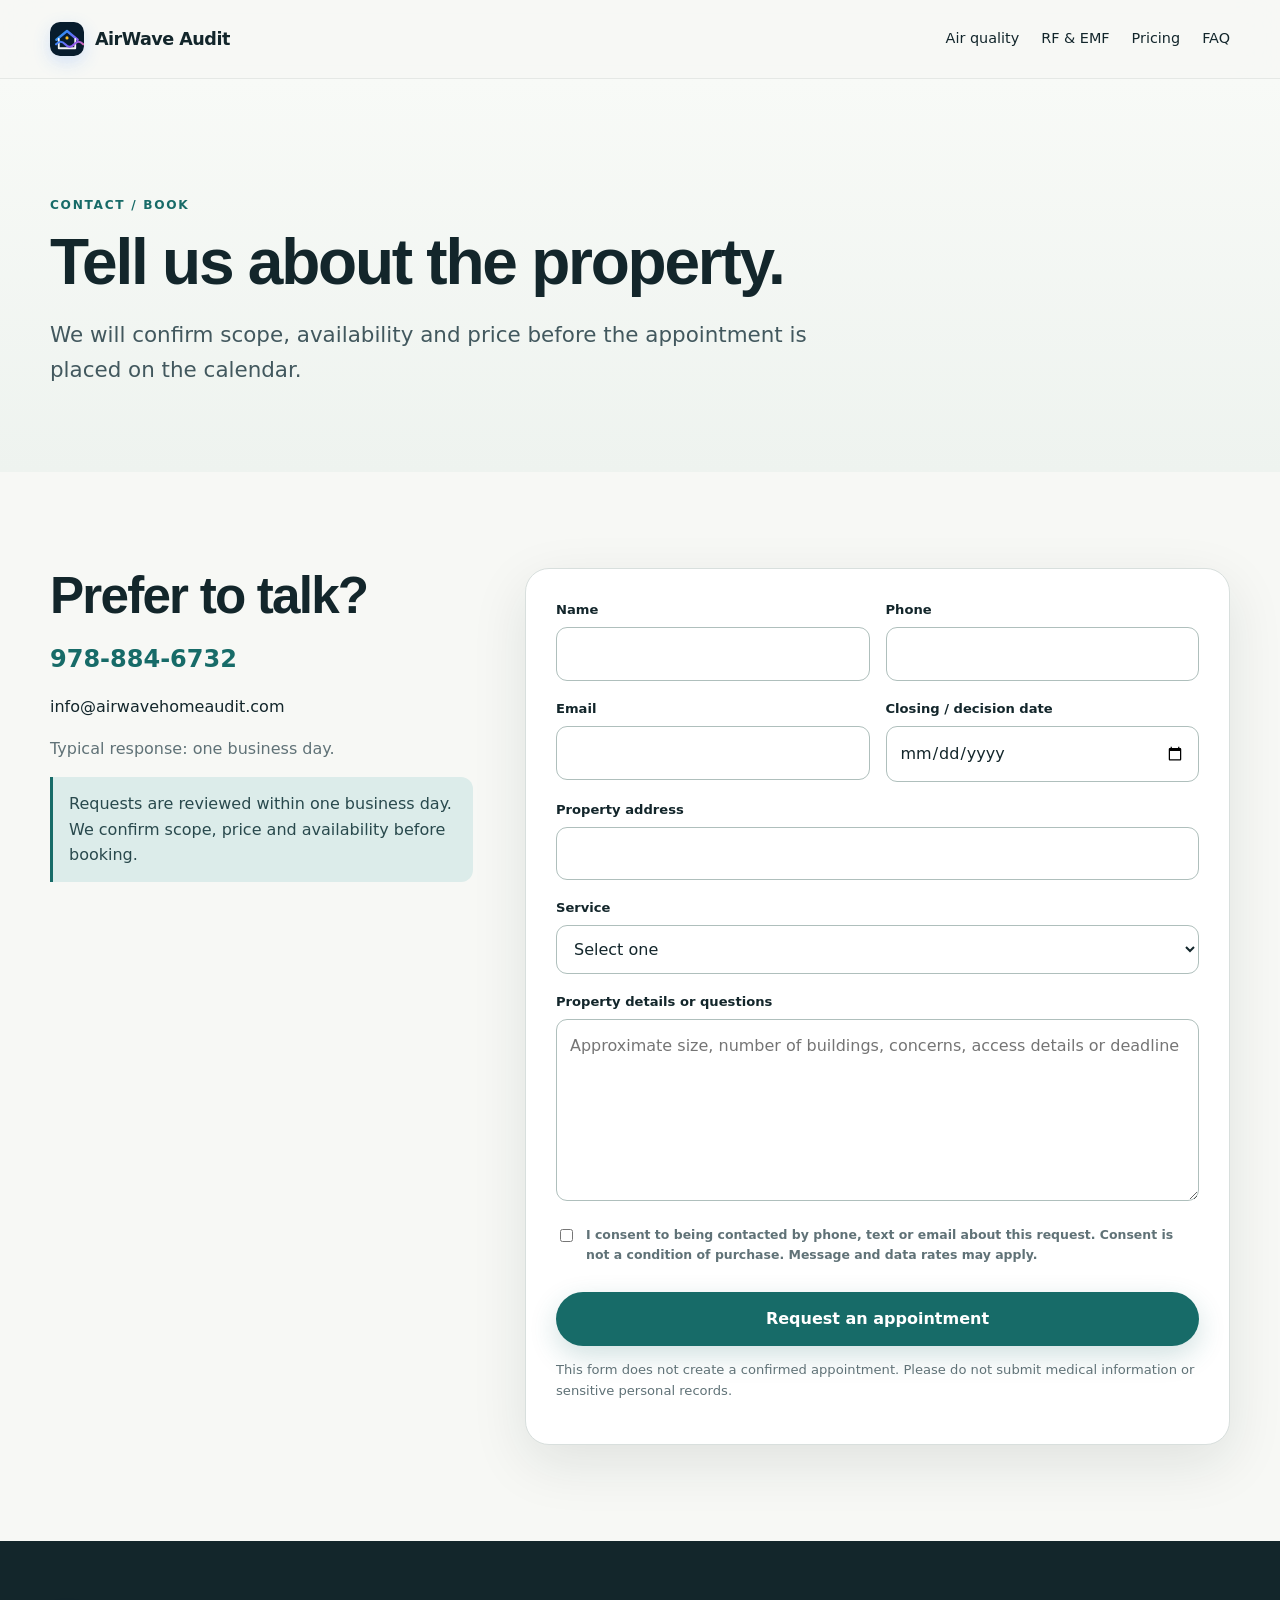
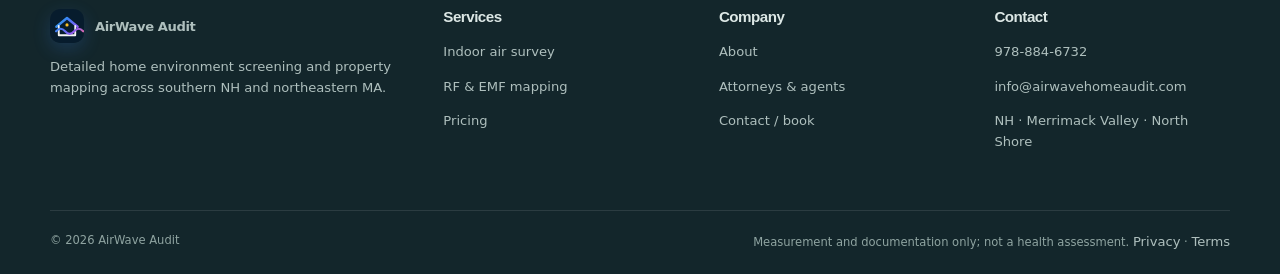
<file: book/index.html>
<!doctype html>
<html lang="en">
  <head>
    <meta charset="utf-8" />
    <meta name="viewport" content="width=device-width,initial-scale=1" />
    <link rel="icon" href="/assets/airwave-icon.svg" type="image/svg+xml" />
    <title>Book a Home Survey | AirWave Audit</title>
    <meta
      name="description"
      content="Request an AirWave Audit indoor air survey or RF/EMF property map in southern NH or northeastern MA."
    />
    <link rel="stylesheet" href="/assets/styles.css" />
  </head>
  <body>
    <header class="site-header">
      <div class="container nav">
        <a class="brand" href="/"
          ><span class="brand-mark">A</span>AirWave Audit</a
        >
        <nav class="navlinks">
          <a href="/air-quality/">Air quality</a
          ><a href="/rf-emf/">RF &amp; EMF</a><a href="/pricing/">Pricing</a
          ><a href="/faq/">FAQ</a>
        </nav>
        <button class="menu">☰</button>
      </div>
    </header>
    <main>
      <section class="page-hero">
        <div class="container">
          <p class="eyebrow">Contact / book</p>
          <h1>Tell us about the property.</h1>
          <p class="lead">
            We will confirm scope, availability and price before the appointment
            is placed on the calendar.
          </p>
        </div>
      </section>
      <section>
        <div class="container form-layout">
          <aside>
            <h2>Prefer to talk?</h2>
            <p>
              <a
                style="font-size: 1.5rem; font-weight: 900; color: var(--teal)"
                href="tel:+19788846732"
                >978-884-6732</a
              >
            </p>
            <p><a href="mailto:info@airwavehomeaudit.com">info@airwavehomeaudit.com</a></p>
            <p class="muted">Typical response: one business day.</p>
            <div class="notice">Requests are reviewed within one business day. We confirm scope, price and availability before booking.</div>
          </aside>
          <form class="form-card" action="https://formsubmit.co/barry@mvrg.biz" method="post">
            <input type="text" name="_honey" tabindex="-1" autocomplete="off" style="position:absolute;left:-9999px" aria-hidden="true" />
            <input type="hidden" name="_subject" value="New AirWave Audit booking request" />
            <input type="hidden" name="_next" value="https://airwavehomeaudit.com/thanks/" />
            <input type="hidden" name="_captcha" value="false" />
            <div class="field-grid">
              <div class="field">
                <label for="name">Name</label
                ><input id="name" name="name" autocomplete="name" required />
              </div>
              <div class="field">
                <label for="phone">Phone</label
                ><input
                  id="phone"
                  name="phone"
                  type="tel"
                  autocomplete="tel"
                  required
                />
              </div>
            </div>
            <div class="field-grid">
              <div class="field">
                <label for="email">Email</label
                ><input
                  id="email"
                  name="email"
                  type="email"
                  autocomplete="email"
                  required
                />
              </div>
              <div class="field">
                <label for="date">Closing / decision date</label
                ><input id="date" name="closing_date" type="date" />
              </div>
            </div>
            <div class="field">
              <label for="address">Property address</label
              ><input
                id="address"
                name="address"
                autocomplete="street-address"
                required
              />
            </div>
            <div class="field">
              <label for="service">Service</label
              ><select id="service" name="service" required>
                <option value="">Select one</option>
                <option>Indoor Air Quality Survey</option>
                <option>RF &amp; EMF Property Mapping</option>
                <option>Combined / not sure</option>
                <option>Attorney or agent referral</option>
              </select>
            </div>
            <div class="field">
              <label for="notes">Property details or questions</label
              ><textarea
                id="notes"
                name="notes"
                rows="6"
                placeholder="Approximate size, number of buildings, concerns, access details or deadline"
              ></textarea>
            </div>
            <label class="consent"
              ><input type="checkbox" name="consent" value="yes" required /><span
                >I consent to being contacted by phone, text or email about this
                request. Consent is not a condition of purchase. Message and
                data rates may apply.</span
              ></label
            ><button
              class="btn btn-primary"
              type="submit"
              style="width: 100%; margin-top: 20px"
            >
              Request an appointment
            </button>
            <p class="small muted">
              This form does not create a confirmed appointment. Please do not
              submit medical information or sensitive personal records.
            </p>
          </form>
        </div>
      </section>
    </main>
    <script src="/assets/site.js" defer></script>
  </body>
</html>
</file>
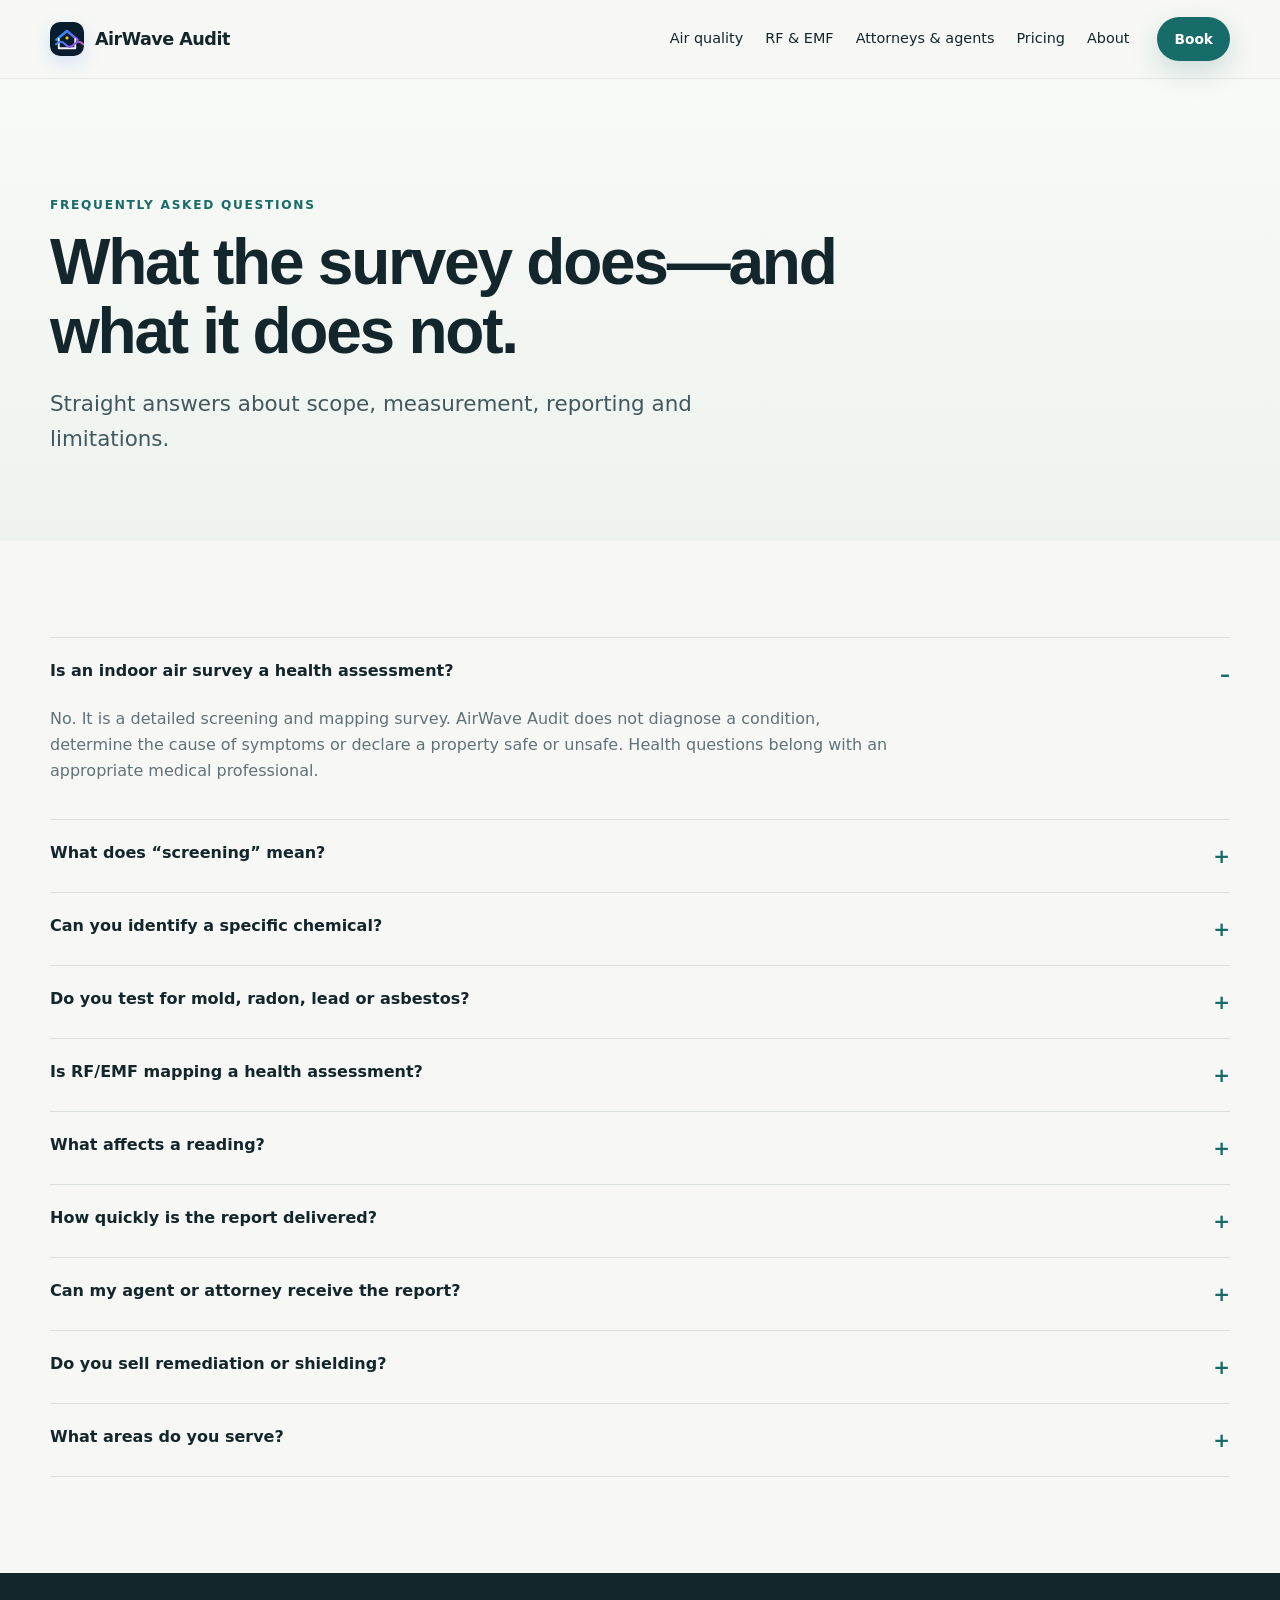
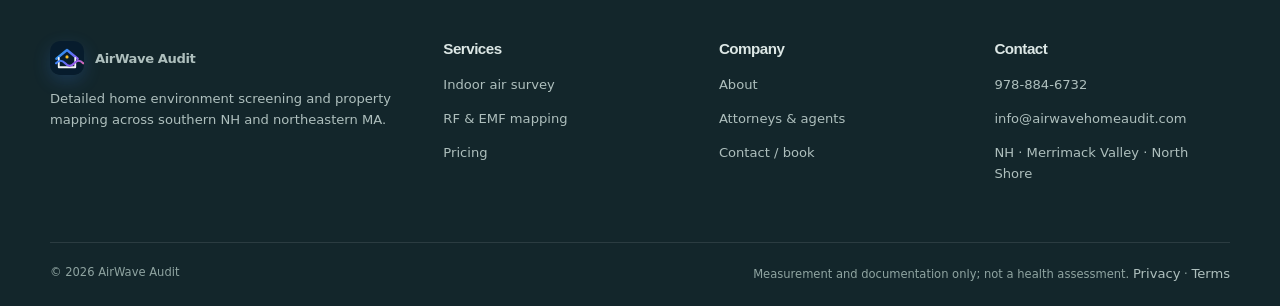
<file: faq/index.html>
<!doctype html>
<html lang="en">
  <head>
    <meta charset="utf-8" />
    <meta name="viewport" content="width=device-width,initial-scale=1" />
    <link rel="icon" href="/assets/airwave-icon.svg" type="image/svg+xml" />
    <title>FAQ | AirWave Audit</title>
    <meta
      name="description"
      content="Answers about AirWave Audit indoor air surveys, RF/EMF mapping, limitations, timing and reports."
    />
    <link rel="stylesheet" href="/assets/styles.css" />
  </head>
  <body>
    <header class="site-header">
      <div class="container nav">
        <a class="brand" href="/"
          ><span class="brand-mark">A</span>AirWave Audit</a
        >
        <nav class="navlinks">
          <a href="/air-quality/">Air quality</a
          ><a href="/rf-emf/">RF &amp; EMF</a
          ><a href="/attorneys-agents/">Attorneys &amp; agents</a
          ><a href="/pricing/">Pricing</a><a href="/about/">About</a>
        </nav>
        <button class="menu">☰</button
        ><a class="btn btn-primary btn-small" href="/book/">Book</a>
      </div>
    </header>
    <main>
      <section class="page-hero">
        <div class="container">
          <p class="eyebrow">Frequently asked questions</p>
          <h1>What the survey does—and what it does not.</h1>
          <p class="lead">
            Straight answers about scope, measurement, reporting and
            limitations.
          </p>
        </div>
      </section>
      <section>
        <div class="container faq">
          <details open>
            <summary>Is an indoor air survey a health assessment?</summary>
            <p>
              No. It is a detailed screening and mapping survey. AirWave Audit
              does not diagnose a condition, determine the cause of symptoms or
              declare a property safe or unsafe. Health questions belong with an
              appropriate medical professional.
            </p>
          </details>
          <details>
            <summary>What does “screening” mean?</summary>
            <p>
              Handheld instruments provide useful readings for comparison across
              locations and at a point in time. They do not identify every
              compound or replace compound-specific laboratory analysis.
            </p>
          </details>
          <details>
            <summary>Can you identify a specific chemical?</summary>
            <p>
              Optional laboratory kits may be available when a specific
              analytical question is defined. The sampling plan, laboratory, fee
              and limitations are agreed separately.
            </p>
          </details>
          <details>
            <summary>Do you test for mold, radon, lead or asbestos?</summary>
            <p>
              Not within the standard service. We may record moisture or visual
              context and refer those specialist scopes to appropriately
              qualified providers.
            </p>
          </details>
          <details>
            <summary>Is RF/EMF mapping a health assessment?</summary>
            <p>
              No. It is measurement and documentation. Readings may be compared
              with FCC limits for reference only; the report does not offer
              medical conclusions or an opinion that a location is safe or
              unsafe.
            </p>
          </details>
          <details>
            <summary>What affects a reading?</summary>
            <p>
              Occupancy, ventilation, weather, open windows, appliances,
              wireless traffic, nearby devices and other temporary conditions
              can affect measurements. Conditions and material limitations are
              stated in the report.
            </p>
          </details>
          <details>
            <summary>How quickly is the report delivered?</summary>
            <p>
              The standard target is two to three business days after the visit.
              Rush timing may be available by prior agreement.
            </p>
          </details>
          <details>
            <summary>Can my agent or attorney receive the report?</summary>
            <p>
              Yes, with your authorization. Reports and property photos are not
              shared with third parties without permission except as required by
              law.
            </p>
          </details>
          <details>
            <summary>Do you sell remediation or shielding?</summary>
            <p>
              No. The core service is independent measurement and documentation.
              Likely source categories and reasonable next investigative steps
              may be described.
            </p>
          </details>
          <details>
            <summary>What areas do you serve?</summary>
            <p>
              Southern New Hampshire, the Merrimack Valley and the North Shore
              of Massachusetts. Travel outside the core area may be available by
              quote.
            </p>
          </details>
        </div>
      </section>
    </main>
    <script src="/assets/site.js" defer></script>
  </body>
</html>
</file>
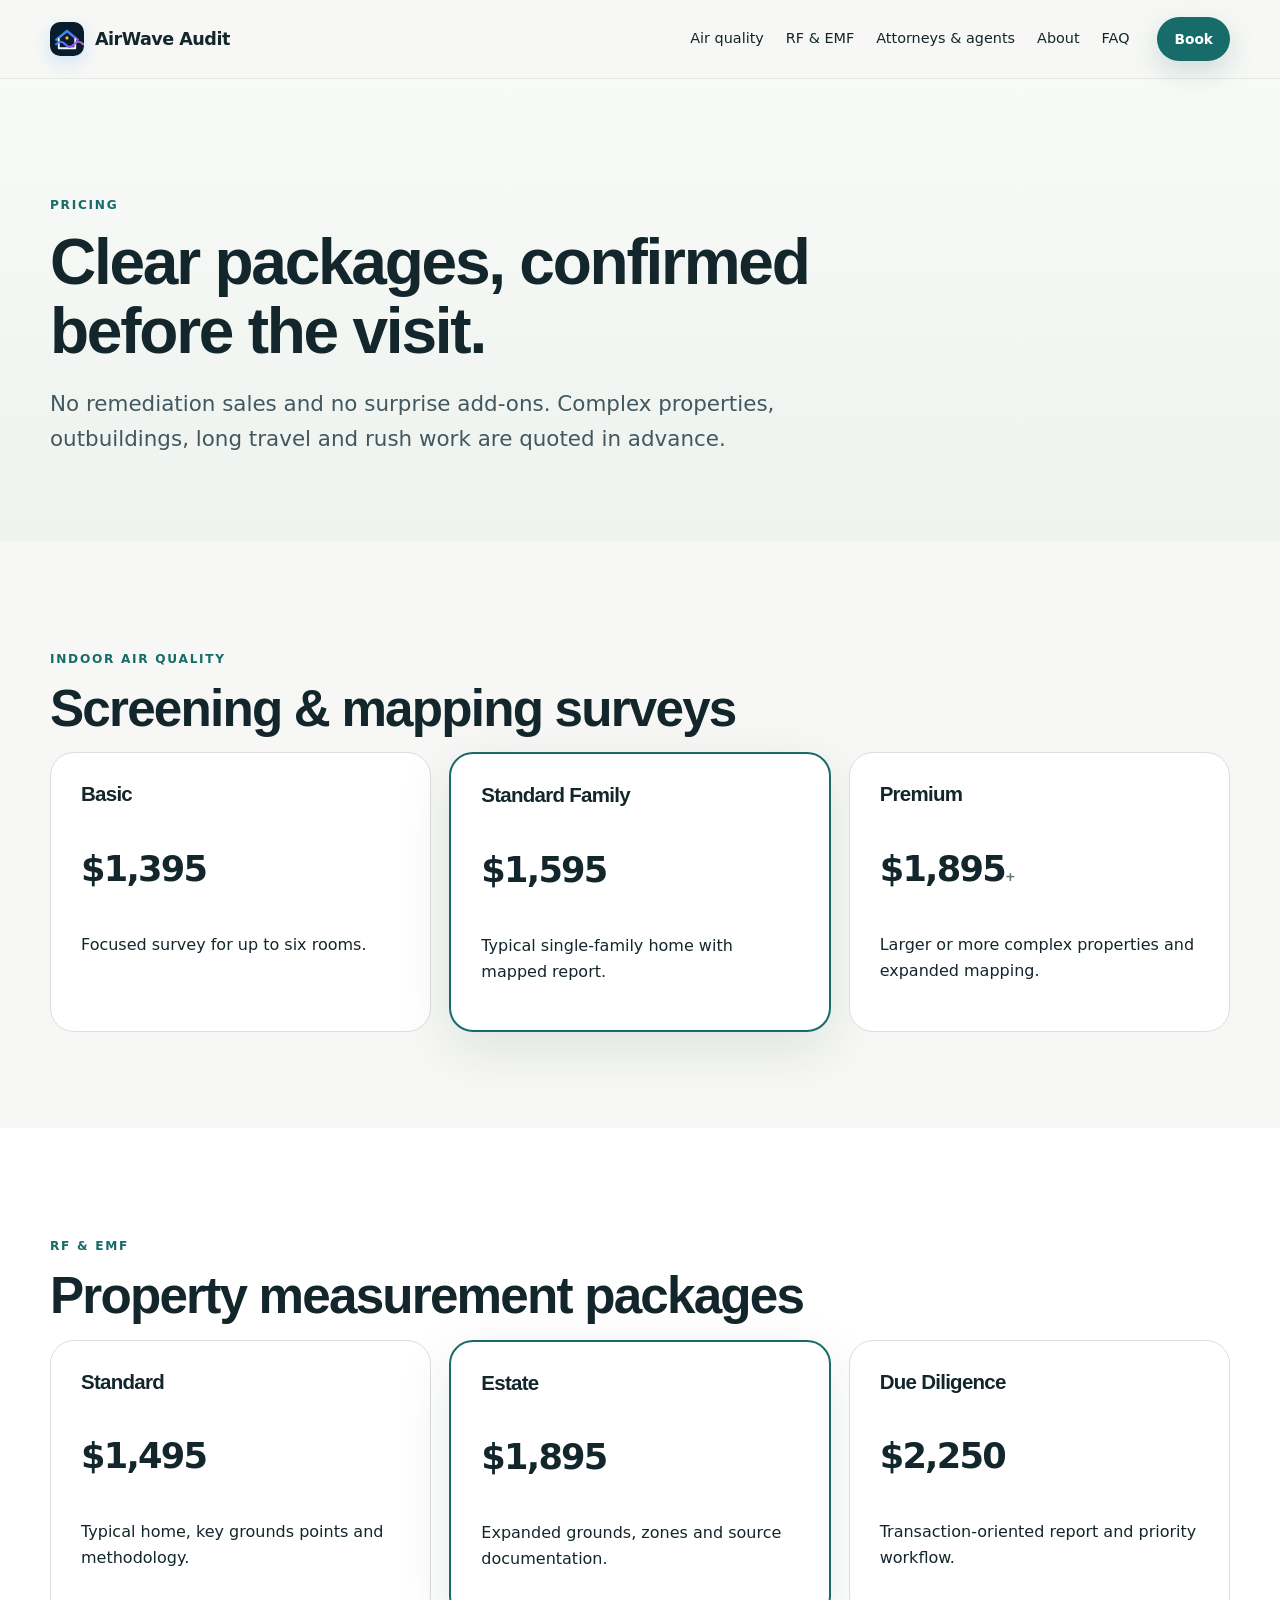
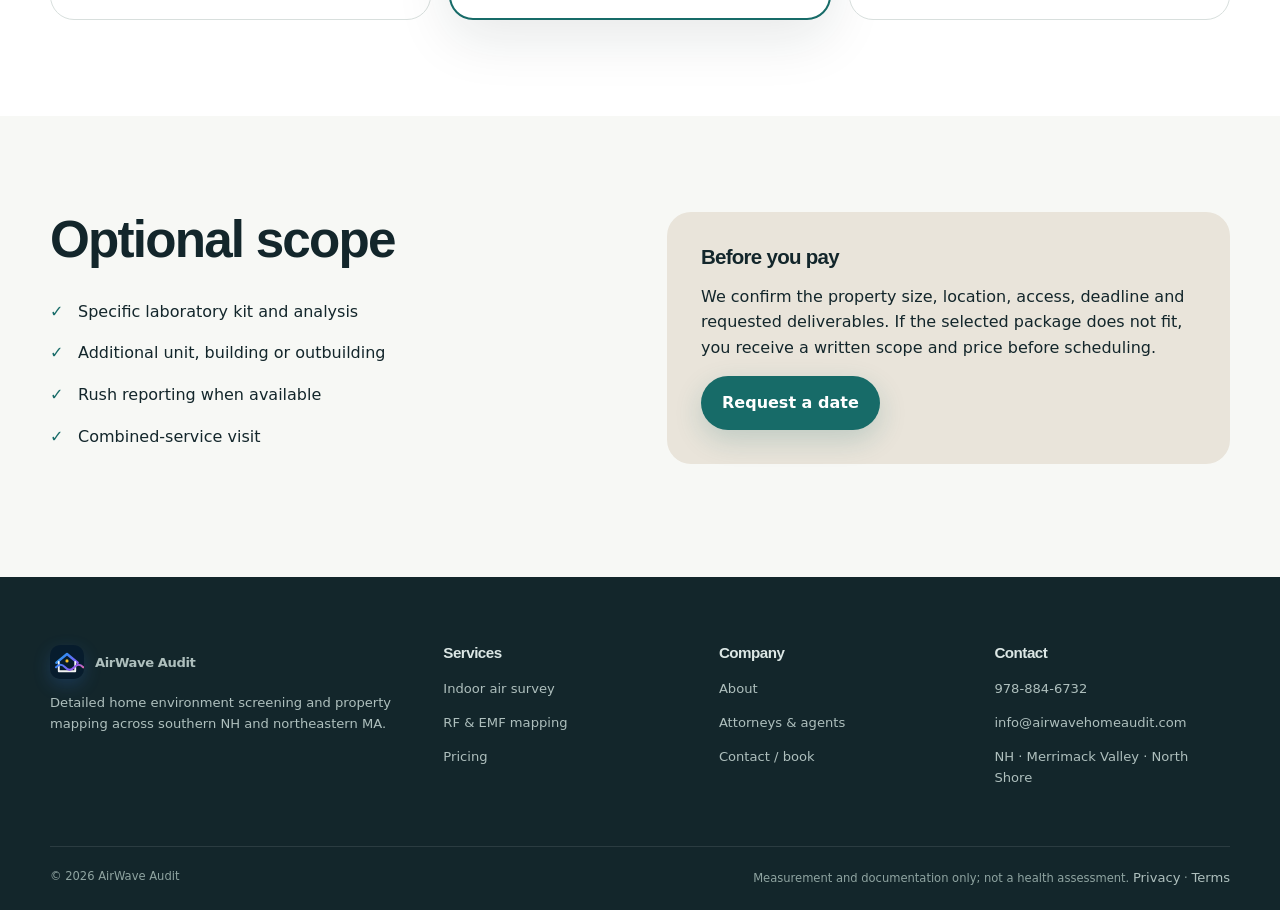
<file: pricing/index.html>
<!doctype html>
<html lang="en">
  <head>
    <meta charset="utf-8" />
    <meta name="viewport" content="width=device-width,initial-scale=1" />
    <link rel="icon" href="/assets/airwave-icon.svg" type="image/svg+xml" />
    <title>Survey Pricing | AirWave Audit</title>
    <meta
      name="description"
      content="Transparent pricing for indoor air surveys and RF/EMF property mapping in NH and MA."
    />
    <link rel="stylesheet" href="/assets/styles.css" />
  </head>
  <body>
    <header class="site-header">
      <div class="container nav">
        <a class="brand" href="/"
          ><span class="brand-mark">A</span>AirWave Audit</a
        >
        <nav class="navlinks">
          <a href="/air-quality/">Air quality</a
          ><a href="/rf-emf/">RF &amp; EMF</a
          ><a href="/attorneys-agents/">Attorneys &amp; agents</a
          ><a href="/about/">About</a><a href="/faq/">FAQ</a>
        </nav>
        <button class="menu">☰</button
        ><a class="btn btn-primary btn-small" href="/book/">Book</a>
      </div>
    </header>
    <main>
      <section class="page-hero">
        <div class="container">
          <p class="eyebrow">Pricing</p>
          <h1>Clear packages, confirmed before the visit.</h1>
          <p class="lead">
            No remediation sales and no surprise add-ons. Complex properties,
            outbuildings, long travel and rush work are quoted in advance.
          </p>
        </div>
      </section>
      <section>
        <div class="container">
          <p class="eyebrow">Indoor air quality</p>
          <h2>Screening &amp; mapping surveys</h2>
          <div class="pricing">
            <div class="price-card">
              <h3>Basic</h3>
              <p class="amount">$1,395</p>
              <p>Focused survey for up to six rooms.</p>
            </div>
            <div class="price-card featured">
              <h3>Standard Family</h3>
              <p class="amount">$1,595</p>
              <p>Typical single-family home with mapped report.</p>
            </div>
            <div class="price-card">
              <h3>Premium</h3>
              <p class="amount">$1,895<small>+</small></p>
              <p>Larger or more complex properties and expanded mapping.</p>
            </div>
          </div>
        </div>
      </section>
      <section style="background: #fff">
        <div class="container">
          <p class="eyebrow">RF &amp; EMF</p>
          <h2>Property measurement packages</h2>
          <div class="pricing">
            <div class="price-card">
              <h3>Standard</h3>
              <p class="amount">$1,495</p>
              <p>Typical home, key grounds points and methodology.</p>
            </div>
            <div class="price-card featured">
              <h3>Estate</h3>
              <p class="amount">$1,895</p>
              <p>Expanded grounds, zones and source documentation.</p>
            </div>
            <div class="price-card">
              <h3>Due Diligence</h3>
              <p class="amount">$2,250</p>
              <p>Transaction-oriented report and priority workflow.</p>
            </div>
          </div>
        </div>
      </section>
      <section>
        <div class="container split">
          <div>
            <h2>Optional scope</h2>
            <ul class="checks">
              <li>Specific laboratory kit and analysis</li>
              <li>Additional unit, building or outbuilding</li>
              <li>Rush reporting when available</li>
              <li>Combined-service visit</li>
            </ul>
          </div>
          <div class="attorney">
            <h3>Before you pay</h3>
            <p>
              We confirm the property size, location, access, deadline and
              requested deliverables. If the selected package does not fit, you
              receive a written scope and price before scheduling.
            </p>
            <a class="btn btn-primary" href="/book/">Request a date</a>
          </div>
        </div>
      </section>
    </main>
    <script src="/assets/site.js" defer></script>
  </body>
</html>
</file>
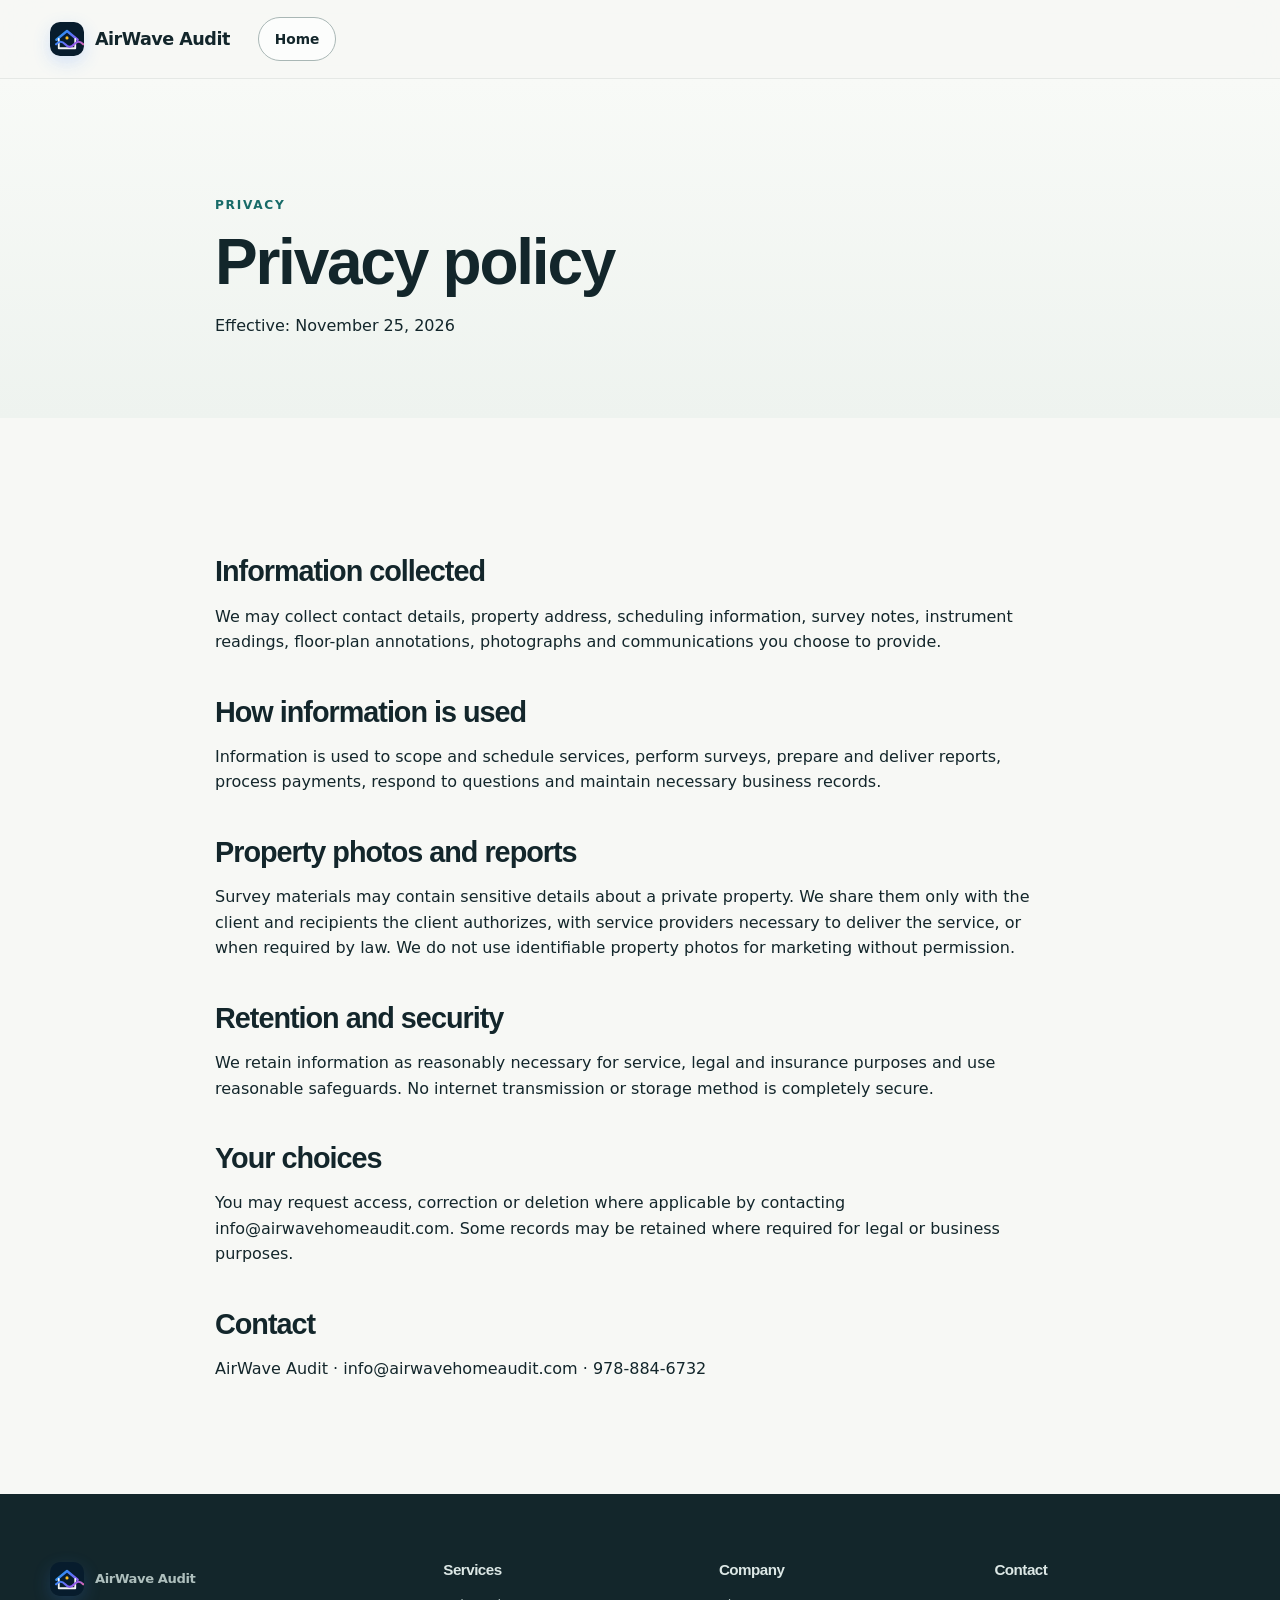
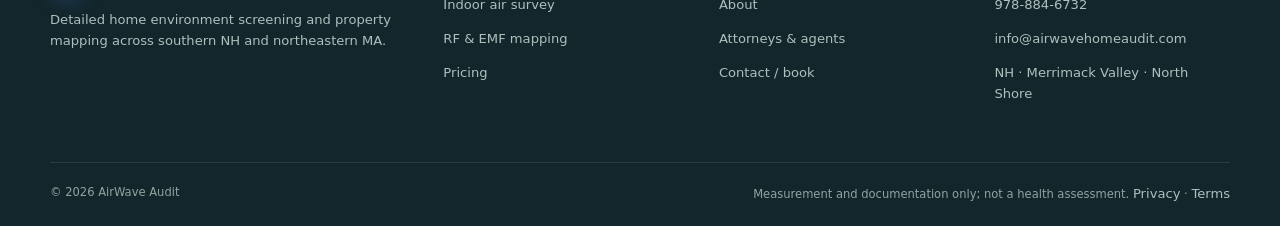
<file: privacy/index.html>
<!doctype html>
<html lang="en">
  <head>
    <meta charset="utf-8" />
    <meta name="viewport" content="width=device-width,initial-scale=1" />
    <link rel="icon" href="/assets/airwave-icon.svg" type="image/svg+xml" />
    <title>Privacy Policy | AirWave Audit</title>
    <link rel="stylesheet" href="/assets/styles.css" />
  </head>
  <body>
    <header class="site-header">
      <div class="container nav">
        <a class="brand" href="/"
          ><span class="brand-mark">A</span>AirWave Audit</a
        ><a class="btn btn-secondary btn-small" href="/">Home</a>
      </div>
    </header>
    <main>
      <section class="page-hero">
        <div class="container legal">
          <p class="eyebrow">Privacy</p>
          <h1>Privacy policy</h1>
          <p>Effective: November 25, 2026</p>
        </div>
      </section>
      <section>
        <div class="container legal">
          <h2>Information collected</h2>
          <p>
            We may collect contact details, property address, scheduling
            information, survey notes, instrument readings, floor-plan
            annotations, photographs and communications you choose to provide.
          </p>
          <h2>How information is used</h2>
          <p>
            Information is used to scope and schedule services, perform surveys,
            prepare and deliver reports, process payments, respond to questions
            and maintain necessary business records.
          </p>
          <h2>Property photos and reports</h2>
          <p>
            Survey materials may contain sensitive details about a private
            property. We share them only with the client and recipients the
            client authorizes, with service providers necessary to deliver the
            service, or when required by law. We do not use identifiable
            property photos for marketing without permission.
          </p>
          <h2>Retention and security</h2>
          <p>
            We retain information as reasonably necessary for service, legal and
            insurance purposes and use reasonable safeguards. No internet
            transmission or storage method is completely secure.
          </p>
          <h2>Your choices</h2>
          <p>
            You may request access, correction or deletion where applicable by
            contacting info@airwavehomeaudit.com. Some records may be retained where required
            for legal or business purposes.
          </p>
          <h2>Contact</h2>
          <p>AirWave Audit · info@airwavehomeaudit.com · 978-884-6732</p>
        </div>
      </section>
    </main>
    <script src="/assets/site.js" defer></script>
  </body>
</html>
</file>
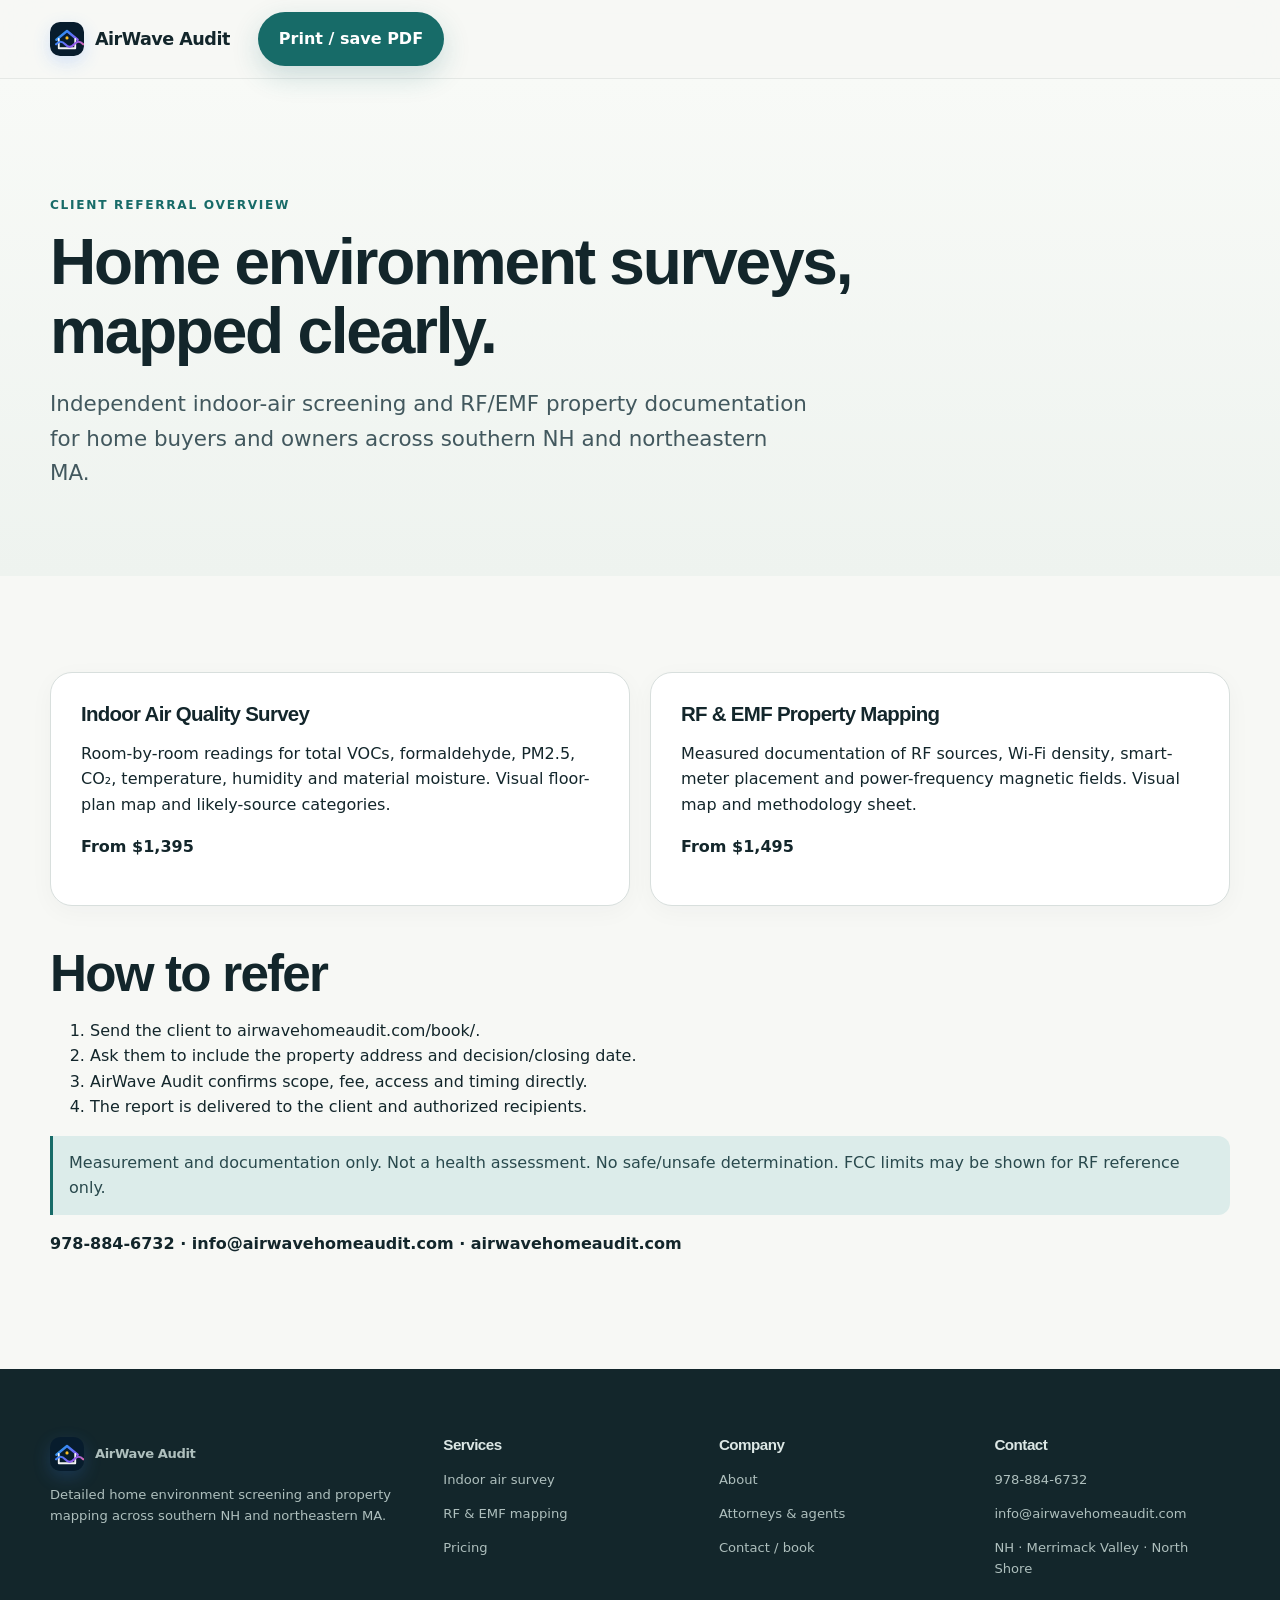
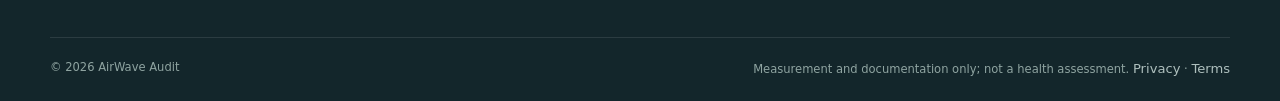
<file: referral-sheet/index.html>
<!doctype html>
<html lang="en">
  <head>
    <meta charset="utf-8" />
    <meta name="viewport" content="width=device-width,initial-scale=1" />
    <link rel="icon" href="/assets/airwave-icon.svg" type="image/svg+xml" />
    <title>AirWave Audit Referral Sheet</title>
    <link rel="stylesheet" href="/assets/styles.css" />
    <style>
      @media print {
        .site-header,
        .footer {
          display: none !important;
        }
        body {
          background: #fff;
        }
        .page-hero,
        section {
          padding: 24px 0;
        }
        .container {
          width: 100%;
        }
        h1 {
          font-size: 40px;
        }
        .card {
          break-inside: avoid;
        }
      }
    </style>
  </head>
  <body>
    <header class="site-header">
      <div class="container nav">
        <a class="brand" href="/"
          ><span class="brand-mark">A</span>AirWave Audit</a
        ><button class="btn btn-primary" onclick="window.print()">
          Print / save PDF
        </button>
      </div>
    </header>
    <main>
      <section class="page-hero">
        <div class="container">
          <p class="eyebrow">Client referral overview</p>
          <h1>Home environment surveys, mapped clearly.</h1>
          <p class="lead">
            Independent indoor-air screening and RF/EMF property documentation
            for home buyers and owners across southern NH and northeastern MA.
          </p>
        </div>
      </section>
      <section>
        <div class="container">
          <div class="cards">
            <div class="card">
              <h3>Indoor Air Quality Survey</h3>
              <p>
                Room-by-room readings for total VOCs, formaldehyde, PM2.5, CO₂,
                temperature, humidity and material moisture. Visual floor-plan
                map and likely-source categories.
              </p>
              <p><strong>From $1,395</strong></p>
            </div>
            <div class="card">
              <h3>RF &amp; EMF Property Mapping</h3>
              <p>
                Measured documentation of RF sources, Wi-Fi density, smart-meter
                placement and power-frequency magnetic fields. Visual map and
                methodology sheet.
              </p>
              <p><strong>From $1,495</strong></p>
            </div>
          </div>
          <h2 style="margin-top: 40px">How to refer</h2>
          <ol>
            <li>Send the client to airwavehomeaudit.com/book/.</li>
            <li>
              Ask them to include the property address and decision/closing
              date.
            </li>
            <li>
              AirWave Audit confirms scope, fee, access and timing directly.
            </li>
            <li>
              The report is delivered to the client and authorized recipients.
            </li>
          </ol>
          <p class="notice">
            Measurement and documentation only. Not a health assessment. No
            safe/unsafe determination. FCC limits may be shown for RF reference
            only.
          </p>
          <p>
            <strong
              >978-884-6732 · info@airwavehomeaudit.com · airwavehomeaudit.com</strong
            >
          </p>
        </div>
      </section>
    </main>
    <script src="/assets/site.js" defer></script>
  </body>
</html>
</file>
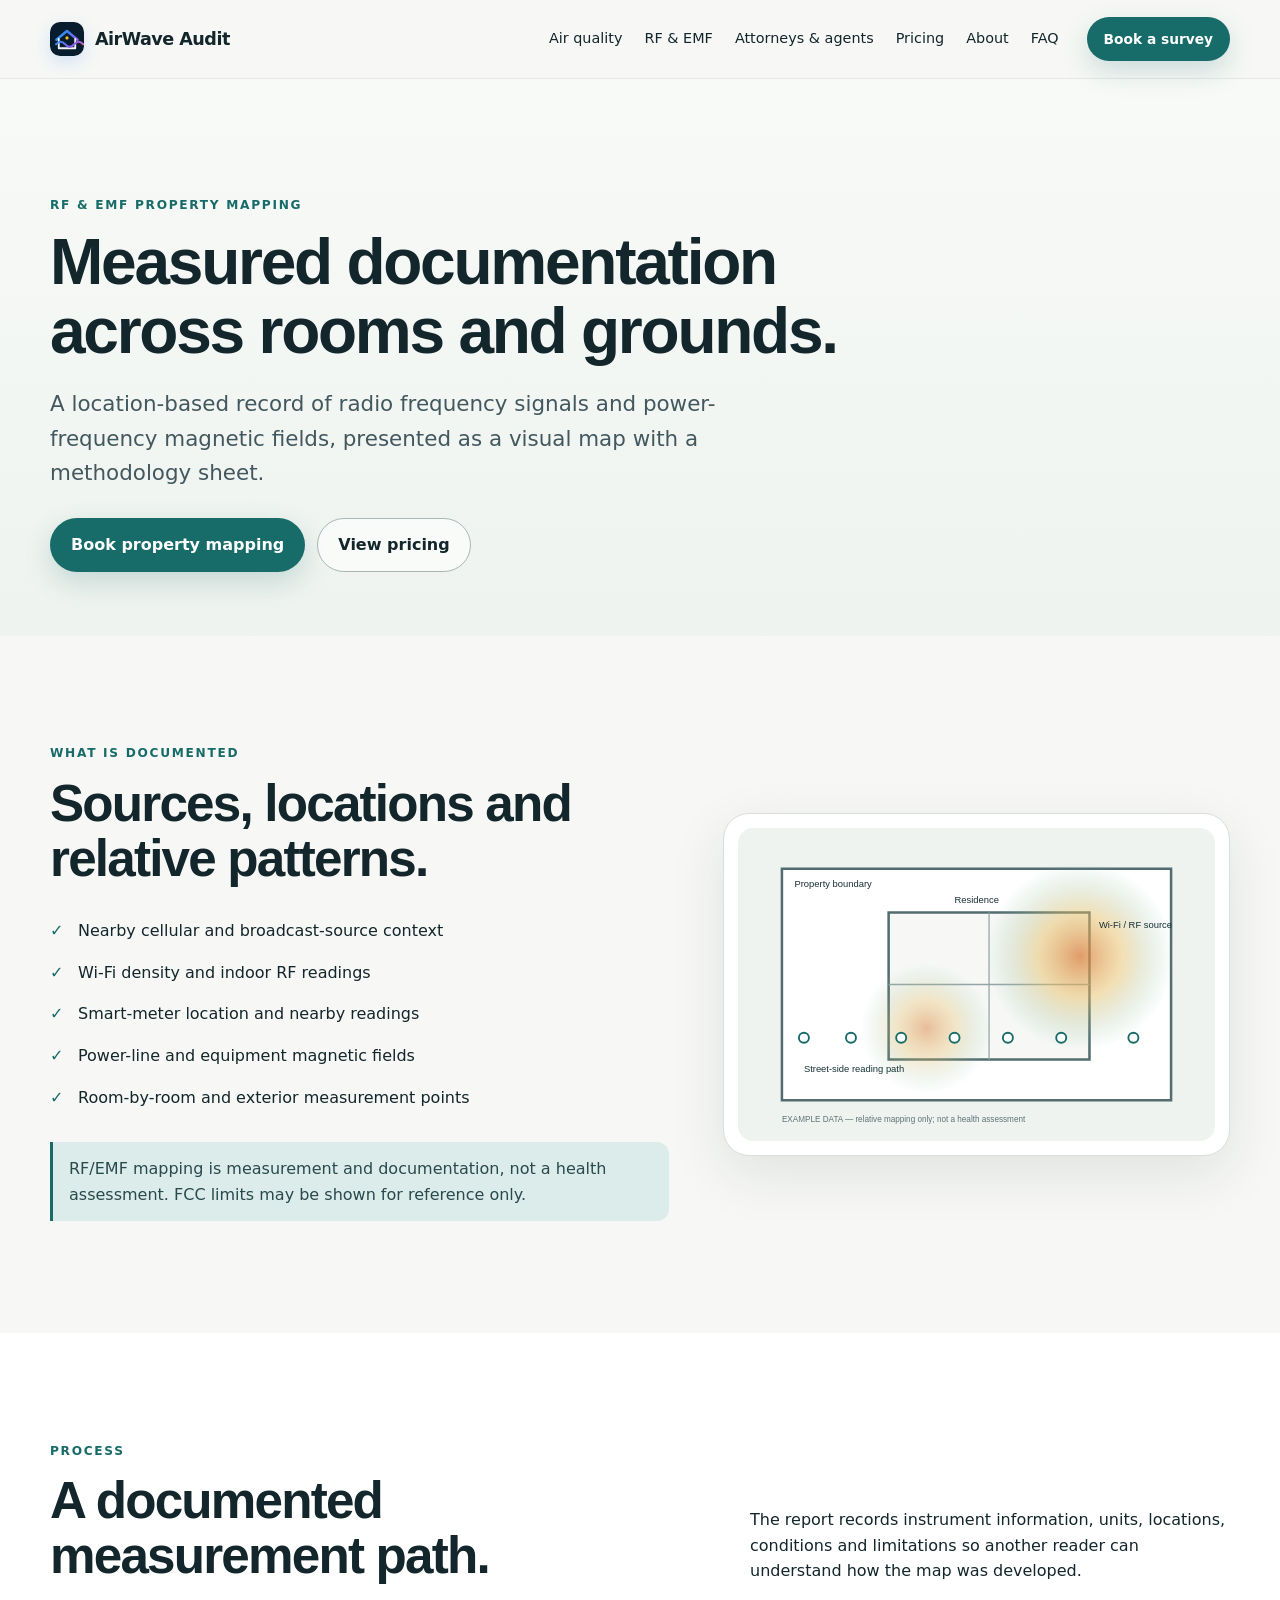
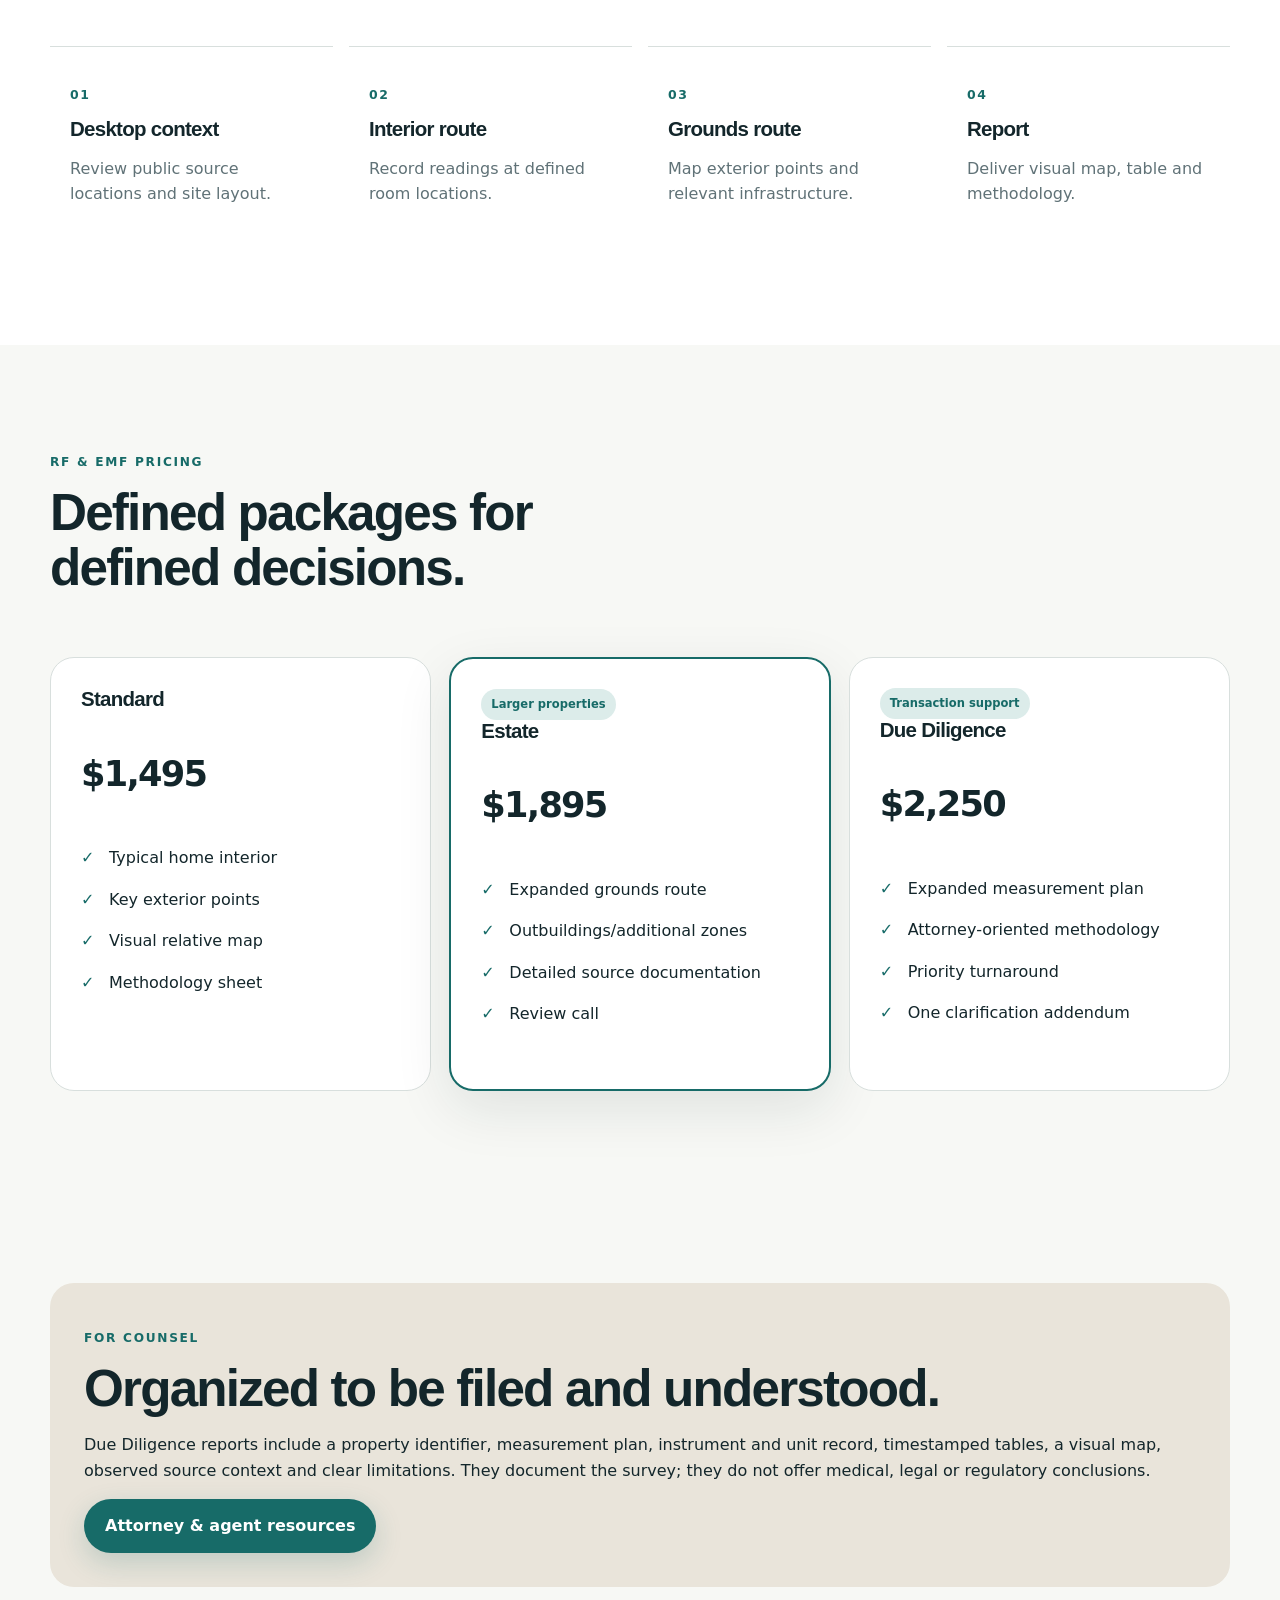
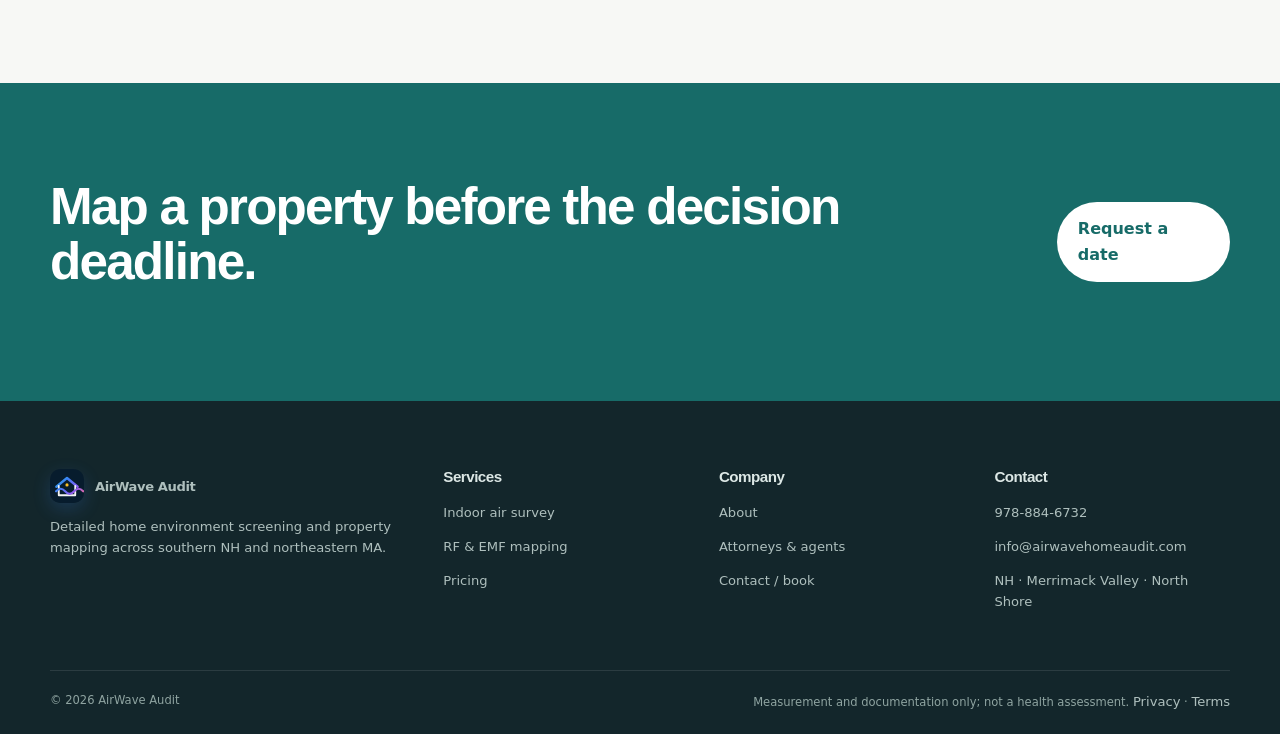
<file: rf-emf/index.html>
<!doctype html>
<html lang="en">
  <head>
    <meta charset="utf-8" />
    <meta name="viewport" content="width=device-width,initial-scale=1" />
    <link rel="icon" href="/assets/airwave-icon.svg" type="image/svg+xml" />
    <title>RF & EMF Property Mapping | AirWave Audit</title>
    <meta
      name="description"
      content="Room-by-room RF and EMF property mapping for buyers, homeowners and attorneys in southern NH and northeastern MA."
    />
    <link rel="stylesheet" href="/assets/styles.css" />
  </head>
  <body>
    <header class="site-header">
      <div class="container nav">
        <a class="brand" href="/"
          ><span class="brand-mark">A</span>AirWave Audit</a
        >
        <nav class="navlinks">
          <a href="/air-quality/">Air quality</a
          ><a href="/rf-emf/">RF &amp; EMF</a
          ><a href="/attorneys-agents/">Attorneys &amp; agents</a
          ><a href="/pricing/">Pricing</a><a href="/about/">About</a
          ><a href="/faq/">FAQ</a>
        </nav>
        <button class="menu" aria-label="Open menu">☰</button
        ><a class="btn btn-primary btn-small" href="/book/">Book a survey</a>
      </div>
    </header>
    <main>
      <section class="page-hero">
        <div class="container">
          <p class="eyebrow">RF &amp; EMF property mapping</p>
          <h1>Measured documentation across rooms and grounds.</h1>
          <p class="lead">
            A location-based record of radio frequency signals and
            power-frequency magnetic fields, presented as a visual map with a
            methodology sheet.
          </p>
          <div class="actions">
            <a class="btn btn-primary" href="/book/">Book property mapping</a
            ><a class="btn btn-secondary" href="#pricing">View pricing</a>
          </div>
        </div>
      </section>
      <section>
        <div class="container map-grid">
          <div>
            <p class="eyebrow">What is documented</p>
            <h2>Sources, locations and relative patterns.</h2>
            <ul class="checks">
              <li>Nearby cellular and broadcast-source context</li>
              <li>Wi-Fi density and indoor RF readings</li>
              <li>Smart-meter location and nearby readings</li>
              <li>Power-line and equipment magnetic fields</li>
              <li>Room-by-room and exterior measurement points</li>
            </ul>
            <p class="notice">
              RF/EMF mapping is measurement and documentation, not a health
              assessment. FCC limits may be shown for reference only.
            </p>
          </div>
          <div class="map-frame">
            <img
              src="/assets/rf-heatmap.svg"
              alt="Illustrative sample RF property heat map"
            />
          </div>
        </div>
      </section>
      <section style="background: #fff">
        <div class="container">
          <div class="section-head">
            <div>
              <p class="eyebrow">Process</p>
              <h2>A documented measurement path.</h2>
            </div>
            <p>
              The report records instrument information, units, locations,
              conditions and limitations so another reader can understand how
              the map was developed.
            </p>
          </div>
          <div class="steps">
            <div class="step">
              <p class="step-num">01</p>
              <h3>Desktop context</h3>
              <p class="muted">
                Review public source locations and site layout.
              </p>
            </div>
            <div class="step">
              <p class="step-num">02</p>
              <h3>Interior route</h3>
              <p class="muted">Record readings at defined room locations.</p>
            </div>
            <div class="step">
              <p class="step-num">03</p>
              <h3>Grounds route</h3>
              <p class="muted">
                Map exterior points and relevant infrastructure.
              </p>
            </div>
            <div class="step">
              <p class="step-num">04</p>
              <h3>Report</h3>
              <p class="muted">Deliver visual map, table and methodology.</p>
            </div>
          </div>
        </div>
      </section>
      <section id="pricing">
        <div class="container">
          <div class="section-head">
            <div>
              <p class="eyebrow">RF &amp; EMF pricing</p>
              <h2>Defined packages for defined decisions.</h2>
            </div>
          </div>
          <div class="pricing">
            <div class="price-card">
              <h3>Standard</h3>
              <p class="amount">$1,495</p>
              <ul class="checks">
                <li>Typical home interior</li>
                <li>Key exterior points</li>
                <li>Visual relative map</li>
                <li>Methodology sheet</li>
              </ul>
            </div>
            <div class="price-card featured">
              <span class="tag">Larger properties</span>
              <h3>Estate</h3>
              <p class="amount">$1,895</p>
              <ul class="checks">
                <li>Expanded grounds route</li>
                <li>Outbuildings/additional zones</li>
                <li>Detailed source documentation</li>
                <li>Review call</li>
              </ul>
            </div>
            <div class="price-card">
              <span class="tag">Transaction support</span>
              <h3>Due Diligence</h3>
              <p class="amount">$2,250</p>
              <ul class="checks">
                <li>Expanded measurement plan</li>
                <li>Attorney-oriented methodology</li>
                <li>Priority turnaround</li>
                <li>One clarification addendum</li>
              </ul>
            </div>
          </div>
        </div>
      </section>
      <section>
        <div class="container">
          <div class="attorney">
            <p class="eyebrow">For counsel</p>
            <h2>Organized to be filed and understood.</h2>
            <p>
              Due Diligence reports include a property identifier, measurement
              plan, instrument and unit record, timestamped tables, a visual
              map, observed source context and clear limitations. They document
              the survey; they do not offer medical, legal or regulatory
              conclusions.
            </p>
            <a class="btn btn-primary" href="/attorneys-agents/"
              >Attorney &amp; agent resources</a
            >
          </div>
        </div>
      </section>
      <section class="cta">
        <div class="container">
          <h2>Map a property before the decision deadline.</h2>
          <a
            class="btn"
            style="background: #fff; color: var(--teal)"
            href="/book/"
            >Request a date</a
          >
        </div>
      </section>
    </main>
    <script src="/assets/site.js" defer></script>
  </body>
</html>
</file>
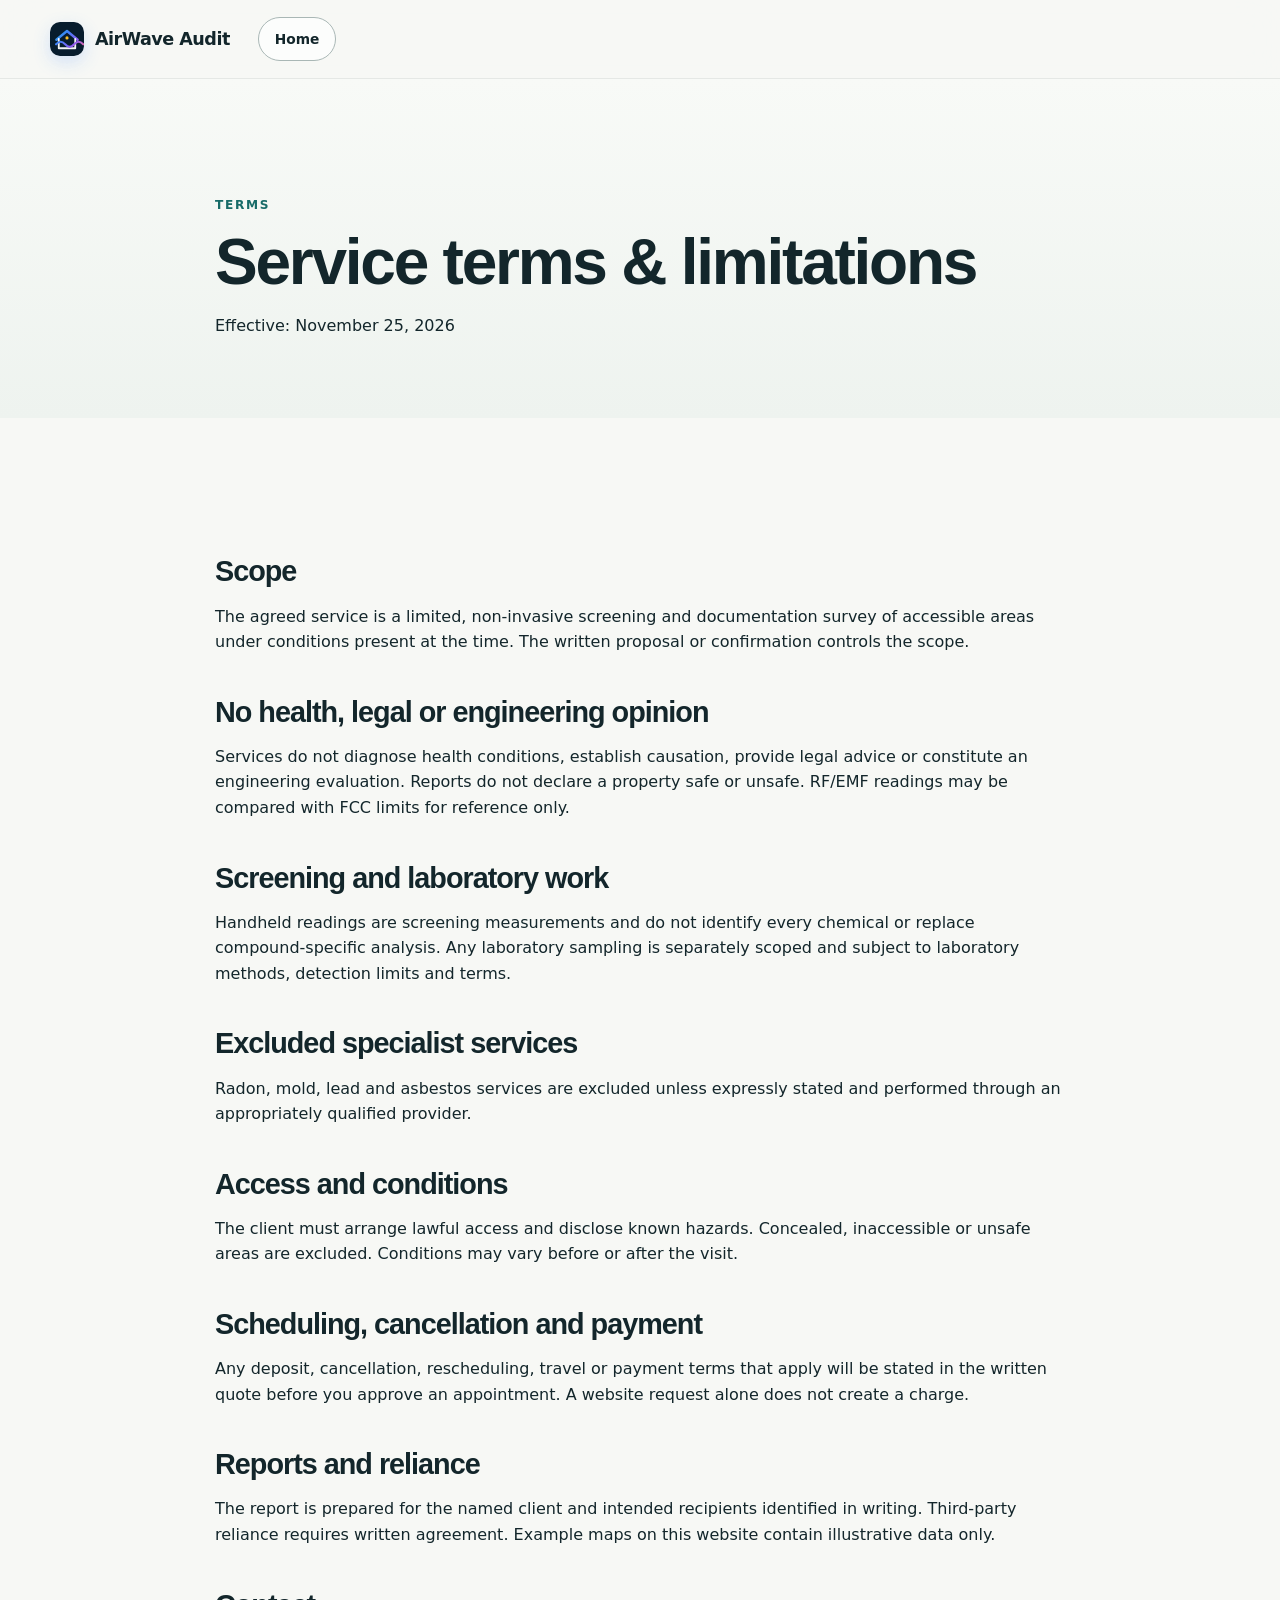
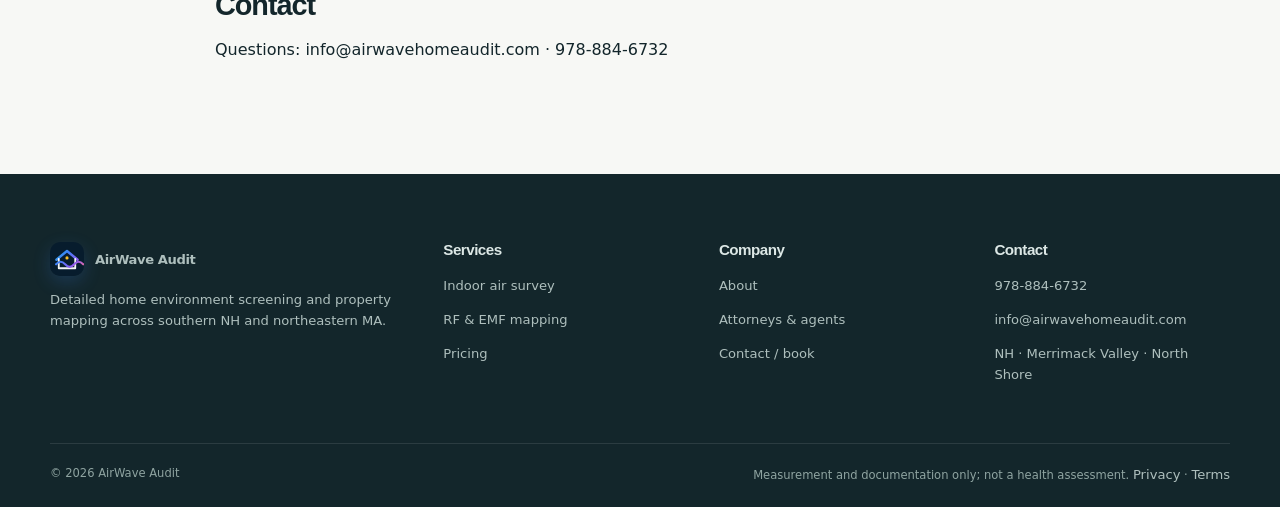
<file: terms/index.html>
<!doctype html>
<html lang="en">
  <head>
    <meta charset="utf-8" />
    <meta name="viewport" content="width=device-width,initial-scale=1" />
    <link rel="icon" href="/assets/airwave-icon.svg" type="image/svg+xml" />
    <title>Terms & Limitations | AirWave Audit</title>
    <link rel="stylesheet" href="/assets/styles.css" />
  </head>
  <body>
    <header class="site-header">
      <div class="container nav">
        <a class="brand" href="/"
          ><span class="brand-mark">A</span>AirWave Audit</a
        ><a class="btn btn-secondary btn-small" href="/">Home</a>
      </div>
    </header>
    <main>
      <section class="page-hero">
        <div class="container legal">
          <p class="eyebrow">Terms</p>
          <h1>Service terms &amp; limitations</h1>
          <p>Effective: November 25, 2026</p>
        </div>
      </section>
      <section>
        <div class="container legal">
          <h2>Scope</h2>
          <p>
            The agreed service is a limited, non-invasive screening and
            documentation survey of accessible areas under conditions present at
            the time. The written proposal or confirmation controls the scope.
          </p>
          <h2>No health, legal or engineering opinion</h2>
          <p>
            Services do not diagnose health conditions, establish causation,
            provide legal advice or constitute an engineering evaluation.
            Reports do not declare a property safe or unsafe. RF/EMF readings
            may be compared with FCC limits for reference only.
          </p>
          <h2>Screening and laboratory work</h2>
          <p>
            Handheld readings are screening measurements and do not identify
            every chemical or replace compound-specific analysis. Any laboratory
            sampling is separately scoped and subject to laboratory methods,
            detection limits and terms.
          </p>
          <h2>Excluded specialist services</h2>
          <p>
            Radon, mold, lead and asbestos services are excluded unless
            expressly stated and performed through an appropriately qualified
            provider.
          </p>
          <h2>Access and conditions</h2>
          <p>
            The client must arrange lawful access and disclose known hazards.
            Concealed, inaccessible or unsafe areas are excluded. Conditions may
            vary before or after the visit.
          </p>
          <h2>Scheduling, cancellation and payment</h2>
          <p>
            Any deposit, cancellation, rescheduling, travel or payment terms
            that apply will be stated in the written quote before you approve
            an appointment. A website request alone does not create a charge.
          </p>
          <h2>Reports and reliance</h2>
          <p>
            The report is prepared for the named client and intended recipients
            identified in writing. Third-party reliance requires written
            agreement. Example maps on this website contain illustrative data
            only.
          </p>
          <h2>Contact</h2>
          <p>Questions: info@airwavehomeaudit.com · 978-884-6732</p>
        </div>
      </section>
    </main>
    <script src="/assets/site.js" defer></script>
  </body>
</html>
</file>
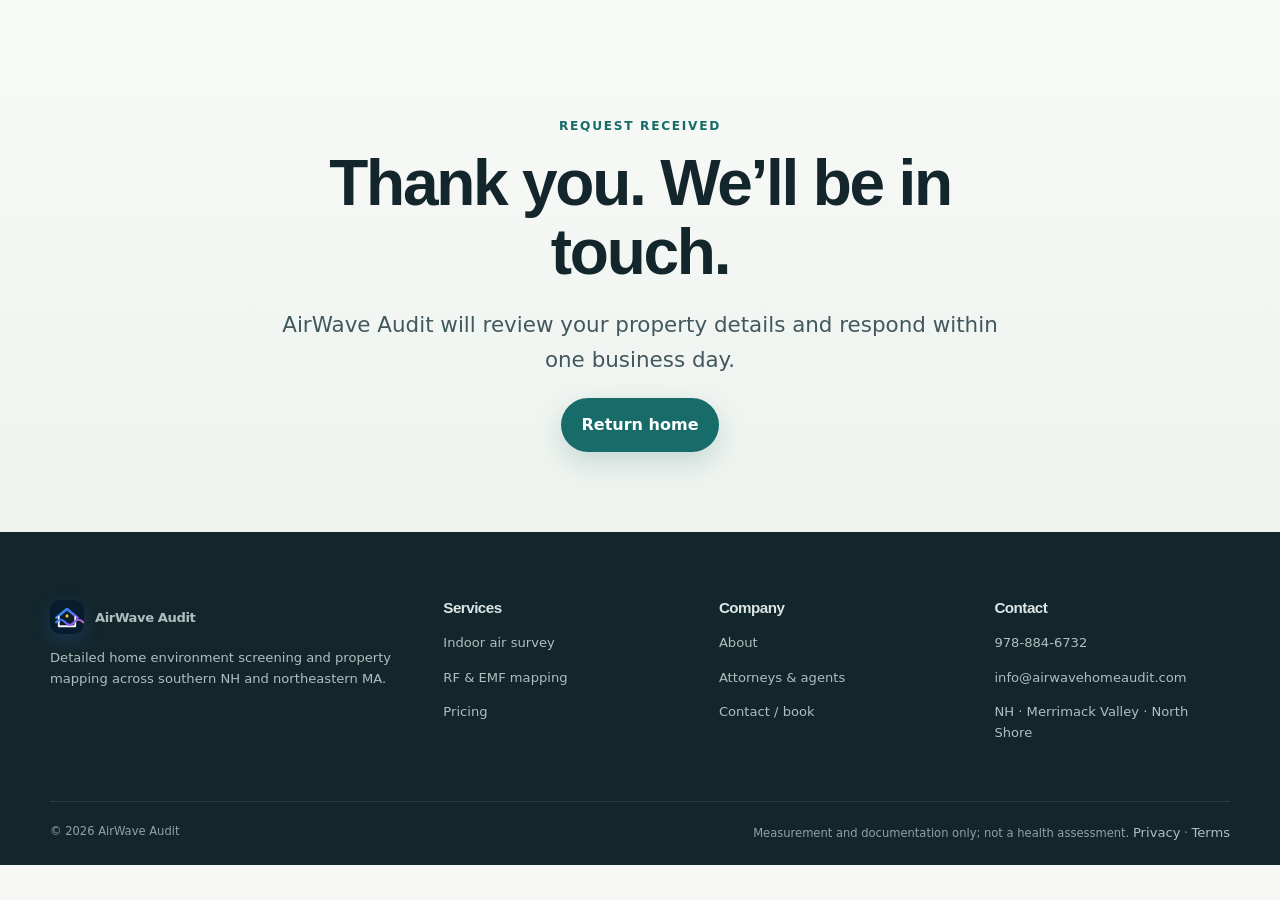
<file: thanks/index.html>
<!doctype html>
<html lang="en">
  <head>
    <meta charset="utf-8" />
    <meta name="viewport" content="width=device-width,initial-scale=1" />
    <link rel="icon" href="/assets/airwave-icon.svg" type="image/svg+xml" />
    <title>Request Received | AirWave Audit</title>
    <meta name="robots" content="noindex" />
    <link rel="stylesheet" href="/assets/styles.css" />
  </head>
  <body>
    <main>
      <section class="page-hero">
        <div class="container" style="max-width:760px;text-align:center">
          <p class="eyebrow">Request received</p>
          <h1>Thank you. We’ll be in touch.</h1>
          <p class="lead">AirWave Audit will review your property details and respond within one business day.</p>
          <p><a class="btn btn-primary" href="/">Return home</a></p>
        </div>
      </section>
    </main>
    <script src="/assets/site.js" defer></script>
  </body>
</html>
</file>
<file: assets/styles.css>
:root {
  --ink: #13262b;
  --muted: #607277;
  --paper: #f7f8f5;
  --white: #fff;
  --teal: #176b68;
  --teal2: #dcecea;
  --sand: #e9e4da;
  --line: #d8dfdd;
  --amber: #a76a2a;
  --max: 1180px;
  --radius: 22px;
  --shadow: 0 18px 55px rgba(19, 38, 43, 0.1);
  --coral: #fb7185;
  --violet: #8b5cf6;
  --blue: #3b82f6;
}
* {
  box-sizing: border-box;
}
html {
  scroll-behavior: smooth;
}
body {
  margin: 0;
  color: var(--ink);
  background: var(--paper);
  font-family:
    Inter,
    ui-sans-serif,
    system-ui,
    -apple-system,
    "Segoe UI",
    sans-serif;
  line-height: 1.6;
}
a {
  color: inherit;
  text-decoration: none;
}
img,
svg {
  max-width: 100%;
  display: block;
}
button,
input,
select,
textarea {
  font: inherit;
}
.container {
  width: min(var(--max), calc(100% - 32px));
  margin: auto;
}
.skip {
  position: absolute;
  left: -999px;
  top: 8px;
  background: #fff;
  padding: 10px;
  z-index: 100;
}
.skip:focus {
  left: 8px;
}
.eyebrow {
  font-size: 0.76rem;
  font-weight: 800;
  letter-spacing: 0.14em;
  text-transform: uppercase;
  color: var(--teal);
}
h1,
h2,
h3 {
  font-family: "DM Sans", Inter, sans-serif;
  line-height: 1.08;
  margin: 0 0 16px;
  letter-spacing: -0.035em;
}
h1 {
  font-size: clamp(2.8rem, 6.5vw, 6rem);
  max-width: 900px;
}
h2 {
  font-size: clamp(2rem, 4vw, 3.8rem);
}
h3 {
  font-size: 1.28rem;
}
.lead {
  font-size: clamp(1.08rem, 2vw, 1.34rem);
  color: #42585e;
  max-width: 760px;
}
.small {
  font-size: 0.82rem;
}
.muted {
  color: var(--muted);
}
.site-header {
  position: sticky;
  top: 0;
  z-index: 50;
  background: rgba(247, 248, 245, 0.9);
  backdrop-filter: blur(18px);
  border-bottom: 1px solid rgba(19, 38, 43, 0.08);
}
.nav {
  height: 78px;
  display: flex;
  align-items: center;
  gap: 28px;
}
.brand {
  display: flex;
  align-items: center;
  gap: 11px;
  font-weight: 850;
  letter-spacing: -0.03em;
  font-size: 1.1rem;
}
.brand-mark {
  width: 34px;
  height: 34px;
  border: 0;
  border-radius: 10px;
  display: grid;
  place-items: center;
  color: transparent;
  font-size: 0;
  background: url("/assets/airwave-icon.svg") center/contain no-repeat;
  box-shadow: 0 6px 18px rgba(59, 130, 246, 0.2);
}
.navlinks {
  margin-left: auto;
  display: flex;
  gap: 22px;
  align-items: center;
  font-size: 0.9rem;
}
.navlinks a:hover,
.footer a:hover {
  color: var(--teal);
}
.menu {
  display: none;
  margin-left: auto;
  border: 0;
  background: none;
  font-size: 1.5rem;
}
.btn {
  display: inline-flex;
  justify-content: center;
  align-items: center;
  border-radius: 999px;
  padding: 13px 20px;
  border: 1px solid transparent;
  font-weight: 800;
  transition:
    0.22s transform,
    0.22s background,
    0.22s box-shadow;
  cursor: pointer;
}
.btn:hover {
  transform: translateY(-2px);
}
.btn-primary {
  background: var(--teal);
  color: #fff;
  box-shadow: 0 10px 28px rgba(23, 107, 104, 0.2);
}
.btn-primary:hover {
  background: #0f5653;
}
.btn-secondary {
  border-color: #a9b7b5;
  background: rgba(255, 255, 255, 0.65);
}
.btn-small {
  padding: 10px 16px;
  font-size: 0.86rem;
}
.hero {
  padding: 105px 0 82px;
  background:
    linear-gradient(90deg, rgba(4, 20, 34, 0.96) 0%, rgba(6, 28, 46, 0.86) 38%, rgba(6, 28, 46, 0.2) 72%),
    url("/assets/airwave-hero.webp") center/cover no-repeat;
  color: #fff;
  min-height: 720px;
  display: flex;
  align-items: center;
}
.hero h1 { text-shadow: 0 8px 30px rgba(0,0,0,.28); }
.hero .eyebrow { color: #76f1e6; }
.hero .lead { color: #e0edf2; }
.hero .hero-proof { color: #d3e2e7; }
.hero .hero-proof i { background: #76f1e6; box-shadow: 0 0 14px #22d3c5; }
.hero-grid {
  display: grid;
  grid-template-columns: 1.12fr 0.88fr;
  gap: 68px;
  align-items: center;
}
.actions {
  display: flex;
  gap: 12px;
  flex-wrap: wrap;
  margin-top: 28px;
}
.hero-proof {
  display: flex;
  gap: 18px;
  flex-wrap: wrap;
  margin-top: 38px;
  color: var(--muted);
  font-size: 0.82rem;
}
.hero-proof span {
  display: flex;
  gap: 8px;
  align-items: center;
}
.hero-proof i {
  width: 7px;
  height: 7px;
  border-radius: 50%;
  background: var(--teal);
}
.instrument-card {
  border-radius: 30px;
  padding: 26px;
  background: rgba(7, 28, 45, 0.8);
  backdrop-filter: blur(14px);
  border: 1px solid rgba(255,255,255,.18);
  color: #fff;
  box-shadow: var(--shadow);
  position: relative;
  overflow: hidden;
}
.instrument-card:before {
  content: "";
  position: absolute;
  width: 240px;
  height: 240px;
  border: 1px solid rgba(255, 255, 255, 0.12);
  border-radius: 50%;
  right: -60px;
  top: -70px;
}
.meter-row {
  display: grid;
  grid-template-columns: repeat(2, 1fr);
  gap: 12px;
  margin-top: 20px;
}
.meter {
  padding: 18px;
  border: 1px solid rgba(255, 255, 255, 0.13);
  border-radius: 16px;
  background: rgba(255, 255, 255, 0.05);
}
.meter strong {
  display: block;
  font-size: 1.55rem;
  color: #9de0d9;
}
.meter span {
  font-size: 0.72rem;
  color: #b9cbce;
}
.notice {
  padding: 14px 16px;
  border-left: 3px solid var(--teal);
  background: var(--teal2);
  color: #29494d;
  border-radius: 0 12px 12px 0;
}
.strip {
  border-block: 1px solid var(--line);
  background: #fff;
}
.strip-inner {
  min-height: 100px;
  display: grid;
  grid-template-columns: repeat(4, 1fr);
  align-items: center;
  gap: 20px;
  text-align: center;
}
.strip strong {
  display: block;
  font-size: 1.15rem;
}
.strip span {
  font-size: 0.75rem;
  color: var(--muted);
}
section {
  padding: 96px 0;
}
.section-head {
  display: grid;
  grid-template-columns: 1fr 0.75fr;
  gap: 60px;
  align-items: end;
  margin-bottom: 46px;
}
.cards {
  display: grid;
  grid-template-columns: repeat(2, 1fr);
  gap: 20px;
}
.card {
  padding: 30px;
  border: 1px solid var(--line);
  border-radius: var(--radius);
  background: #fff;
  box-shadow: 0 6px 24px rgba(19, 38, 43, 0.035);
}
.card-lift {
  transition:
    0.25s transform,
    0.25s box-shadow;
}
.card-lift:hover {
  transform: translateY(-5px);
  box-shadow: var(--shadow);
}
.icon {
  width: 44px;
  height: 44px;
  border-radius: 14px;
  display: grid;
  place-items: center;
  background: var(--teal2);
  color: var(--teal);
  font-weight: 900;
  margin-bottom: 24px;
}
.service-card {
  display: flex;
  flex-direction: column;
  overflow: hidden;
  padding-top: 250px;
  position: relative;
}
.service-card::before {
  content: "";
  position: absolute;
  inset: 0 0 auto;
  height: 220px;
  background-position: center;
  background-size: cover;
}
.service-card:first-child::before { background-image: linear-gradient(180deg, transparent 55%, rgba(7,28,45,.42)), url("/assets/air-quality.webp"); }
.service-card:nth-child(2)::before { background-image: linear-gradient(180deg, transparent 55%, rgba(7,28,45,.42)), url("/assets/rf-emf.webp"); }
.service-card .icon { position: absolute; top: 190px; left: 30px; z-index: 2; background: linear-gradient(135deg, #22d3c5, #3b82f6 55%, #8b5cf6); color: white; box-shadow: 0 10px 25px rgba(59,130,246,.3); }
.service-card .price {
  margin-top: auto;
  padding-top: 22px;
  font-size: 0.86rem;
  color: var(--muted);
}
.service-card .price strong {
  font-size: 1.5rem;
  color: var(--ink);
}
.steps {
  display: grid;
  grid-template-columns: repeat(4, 1fr);
  gap: 16px;
}
.step {
  padding: 26px 20px;
  border-top: 1px solid var(--line);
}
.step-num {
  font-weight: 900;
  color: var(--teal);
  font-size: 0.78rem;
  letter-spacing: 0.12em;
}
.map-grid {
  display: grid;
  grid-template-columns: 1.1fr 0.9fr;
  gap: 54px;
  align-items: center;
}
.map-frame {
  padding: 14px;
  border: 1px solid var(--line);
  border-radius: 26px;
  background: #fff;
  box-shadow: var(--shadow);
}
.map-legend {
  display: flex;
  gap: 16px;
  margin-top: 12px;
  font-size: 0.72rem;
  color: var(--muted);
}
.map-legend i {
  display: inline-block;
  width: 9px;
  height: 9px;
  border-radius: 50%;
  margin-right: 5px;
}
.tag {
  display: inline-flex;
  border-radius: 999px;
  background: var(--teal2);
  color: var(--teal);
  padding: 6px 10px;
  font-size: 0.72rem;
  font-weight: 800;
}
.checks {
  list-style: none;
  padding: 0;
  margin: 24px 0;
}
.checks li {
  padding: 8px 0 8px 28px;
  position: relative;
}
.checks li:before {
  content: "✓";
  position: absolute;
  left: 0;
  color: var(--teal);
  font-weight: 900;
}
.pricing {
  display: grid;
  grid-template-columns: repeat(3, 1fr);
  gap: 18px;
}
.price-card {
  padding: 30px;
  border: 1px solid var(--line);
  border-radius: 24px;
  background: #fff;
}
.price-card.featured {
  border: 2px solid var(--teal);
  box-shadow: var(--shadow);
}
.price-card .amount {
  font-size: 2.2rem;
  font-weight: 900;
  letter-spacing: -0.05em;
}
.price-card .amount small {
  font-size: 0.8rem;
  color: var(--muted);
  letter-spacing: 0;
}
.quote {
  padding: 36px;
  border-radius: 26px;
  background: #193339;
  color: #fff;
}
.quote p {
  font-size: 1.25rem;
}
.faq {
  border-top: 1px solid var(--line);
}
details {
  border-bottom: 1px solid var(--line);
  padding: 20px 0;
}
summary {
  cursor: pointer;
  font-weight: 800;
  list-style: none;
  display: flex;
  justify-content: space-between;
  gap: 20px;
}
summary:after {
  content: "+";
  color: var(--teal);
  font-size: 1.25rem;
}
details[open] summary:after {
  content: "–";
}
details p {
  color: var(--muted);
  max-width: 850px;
}
.cta {
  background: var(--teal);
  color: #fff;
}
.cta .container {
  display: flex;
  align-items: center;
  justify-content: space-between;
  gap: 40px;
}
.page-hero {
  padding: 105px 0 64px;
  background: linear-gradient(180deg, #f8faf7, #eef3ef);
}
.page-hero h1 {
  font-size: clamp(2.7rem, 5vw, 5.2rem);
}
.split {
  display: grid;
  grid-template-columns: 1fr 1fr;
  gap: 54px;
  align-items: start;
}
.measure-grid {
  display: grid;
  grid-template-columns: repeat(3, 1fr);
  gap: 14px;
}
.measure {
  padding: 20px;
  border: 1px solid var(--line);
  border-radius: 16px;
  background: #fff;
}
.measure b {
  display: block;
  color: var(--teal);
  font-size: 1.05rem;
}
.table-wrap {
  overflow-x: auto;
  border: 1px solid var(--line);
  border-radius: 18px;
  background: #fff;
}
table {
  width: 100%;
  border-collapse: collapse;
  min-width: 650px;
}
th,
td {
  padding: 16px;
  text-align: left;
  border-bottom: 1px solid var(--line);
}
th {
  background: #edf4f1;
  font-size: 0.8rem;
}
.attorney {
  padding: 34px;
  border-radius: 24px;
  background: #e9e4da;
}
.form-layout {
  display: grid;
  grid-template-columns: 0.75fr 1.25fr;
  gap: 52px;
}
.form-card {
  padding: 30px;
  border: 1px solid var(--line);
  border-radius: 24px;
  background: #fff;
  box-shadow: var(--shadow);
}
.field-grid {
  display: grid;
  grid-template-columns: 1fr 1fr;
  gap: 16px;
}
.field {
  margin-bottom: 17px;
}
label {
  display: block;
  font-weight: 750;
  font-size: 0.82rem;
  margin-bottom: 7px;
}
input,
select,
textarea {
  width: 100%;
  border: 1px solid #afbfbc;
  border-radius: 11px;
  background: #fff;
  padding: 13px;
  color: var(--ink);
}
input:focus,
select:focus,
textarea:focus {
  outline: 3px solid rgba(23, 107, 104, 0.2);
  border-color: var(--teal);
}
.consent {
  display: flex;
  gap: 10px;
  align-items: flex-start;
  color: var(--muted);
  font-size: 0.78rem;
}
.consent input {
  width: auto;
  margin-top: 4px;
}
.legal {
  max-width: 850px;
}
.legal h2 {
  font-size: 1.8rem;
  margin-top: 42px;
}
.footer {
  padding: 68px 0 22px;
  background: #13262b;
  color: #dce7e5;
}
.footer-grid {
  display: grid;
  grid-template-columns: 1.5fr 1fr 1fr 1fr;
  gap: 40px;
}
.footer h3 {
  font-size: 0.95rem;
}
.footer a,
.footer p {
  color: #aebfbd;
  font-size: 0.82rem;
}
.footer-bottom {
  margin-top: 45px;
  padding-top: 20px;
  border-top: 1px solid rgba(255, 255, 255, 0.1);
  display: flex;
  justify-content: space-between;
  gap: 20px;
  color: #8fa4a1;
  font-size: 0.72rem;
}
.reveal {
  opacity: 1;
  transform: none;
  transition:
    0.65s opacity,
    0.65s transform;
}
.js .reveal {
  opacity: 0;
  transform: translateY(18px);
}
.js .reveal.visible {
  opacity: 1;
  transform: none;
}
@media (max-width: 900px) {
  .navlinks {
    display: none;
    position: fixed;
    inset: 78px 0 auto;
    background: var(--paper);
    padding: 24px 18px;
    flex-direction: column;
    align-items: flex-start;
    border-bottom: 1px solid var(--line);
  }
  .navlinks.open {
    display: flex;
  }
  .menu {
    display: block;
  }
  .nav > .btn {
    display: none;
  }
  .hero-grid,
  .section-head,
  .map-grid,
  .split,
  .form-layout {
    grid-template-columns: 1fr;
  }
  .hero {
    padding-top: 70px;
    min-height: auto;
    background-position: 62% center;
  }
  .steps {
    grid-template-columns: 1fr 1fr;
  }
  .pricing {
    grid-template-columns: 1fr;
  }
  .measure-grid {
    grid-template-columns: 1fr 1fr;
  }
  .strip-inner {
    grid-template-columns: 1fr 1fr;
    padding: 22px 0;
  }
  .footer-grid {
    grid-template-columns: 1fr 1fr;
  }
  .cta .container {
    align-items: flex-start;
    flex-direction: column;
  }
}
@media (max-width: 580px) {
  .container {
    width: min(var(--max), calc(100% - 24px));
  }
  .cards,
  .steps,
  .measure-grid,
  .field-grid {
    grid-template-columns: 1fr;
  }
  .hero {
    padding: 62px 0;
  }
  .instrument-card {
    padding: 20px;
  }
  .meter-row {
    grid-template-columns: 1fr 1fr;
  }
  .actions .btn {
    width: 100%;
  }
  section {
    padding: 72px 0;
  }
  .footer-grid {
    grid-template-columns: 1fr;
  }
  .footer-bottom {
    display: block;
  }
  .strip-inner {
    grid-template-columns: 1fr 1fr;
  }
  .card,
  .price-card,
  .form-card {
    padding: 22px;
  }
}
@media (prefers-reduced-motion: reduce) {
  * {
    scroll-behavior: auto !important;
    transition: none !important;
  }
  .reveal {
    opacity: 1 !important;
    transform: none !important;
  }
}
</file>
